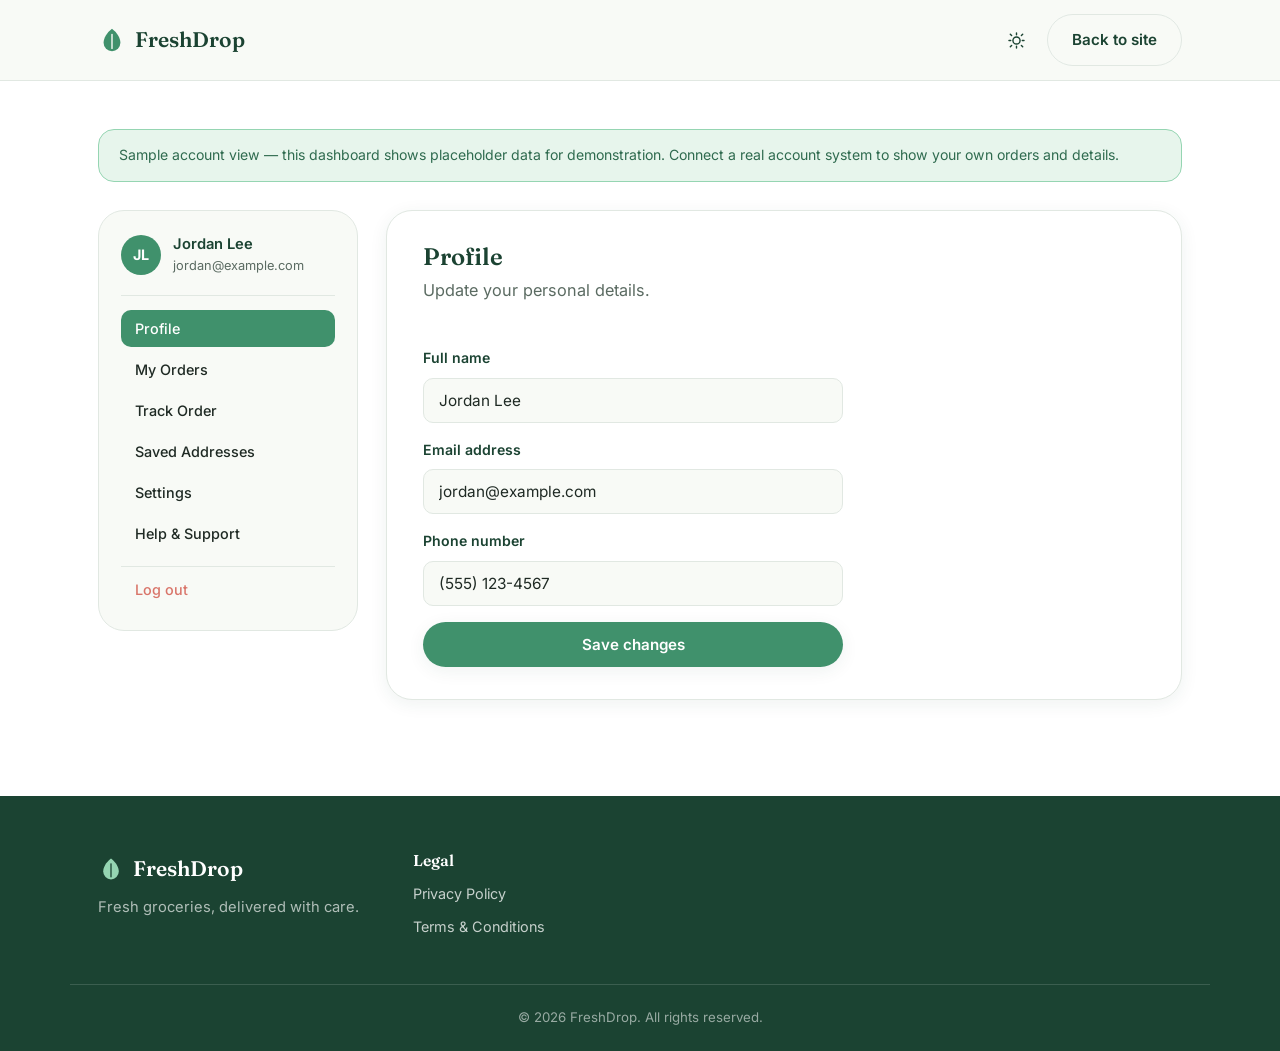
<file: account.html>
<!DOCTYPE html>
<html lang="en">
<head>
  <meta charset="UTF-8" />
  <meta name="viewport" content="width=device-width, initial-scale=1.0" />
  <title>My Account &#8212; FreshDrop</title>
  <meta name="description" content="Manage your FreshDrop profile, orders, saved addresses, and account settings." />
  <meta name="theme-color" content="#1b4332" />
  <meta name="robots" content="noindex" />
  <link rel="icon" href="data:image/svg+xml,%3Csvg xmlns='http://www.w3.org/2000/svg' viewBox='0 0 40 40'%3E%3Cpath fill='%231B4332' d='M20 4C12 10 8 18 8 24a12 12 0 0 0 24 0c0-6-4-14-12-20Z'/%3E%3Cpath stroke='%23F8FAF6' stroke-width='2' stroke-linecap='round' d='M20 12v20'/%3E%3C/svg%3E" />
  <link rel="preconnect" href="https://fonts.googleapis.com" />
  <link rel="preconnect" href="https://fonts.gstatic.com" crossorigin />
  <link href="https://fonts.googleapis.com/css2?family=Fraunces:opsz,wght@9..144,500;9..144,600;9..144,700&family=Inter:wght@400;500;600;700&display=swap" rel="stylesheet" />
  <link rel="stylesheet" href="style.css" />
</head>
<body>

  <a href="#main-content" class="skip-link">Skip to main content</a>

  <header class="navbar" id="navbar">
    <div class="nav-inner">
      <a href="index.html" class="brand">
        <span class="brand-mark" aria-hidden="true">
          <svg viewBox="0 0 40 40" width="28" height="28">
            <path d="M20 4C12 10 8 18 8 24a12 12 0 0 0 24 0c0-6-4-14-12-20Z" fill="currentColor"/>
            <path d="M20 12v20" stroke="#F8FAF6" stroke-width="2" stroke-linecap="round"/>
          </svg>
        </span>
        FreshDrop
      </a>
      <div class="nav-right">
        <button class="icon-btn theme-toggle" id="themeToggle" aria-label="Toggle dark mode" aria-pressed="false">
          <svg class="icon-sun" width="19" height="19" viewBox="0 0 24 24" fill="none">
            <circle cx="12" cy="12" r="4.5" stroke="currentColor" stroke-width="1.8"/>
            <path d="M12 2.5v2.2M12 19.3v2.2M4.2 4.2l1.6 1.6M18.2 18.2l1.6 1.6M2.5 12h2.2M19.3 12h2.2M4.2 19.8l1.6-1.6M18.2 5.8l1.6-1.6" stroke="currentColor" stroke-width="1.8" stroke-linecap="round"/>
          </svg>
          <svg class="icon-moon" width="19" height="19" viewBox="0 0 24 24" fill="none">
            <path d="M20 14.5A8.5 8.5 0 1 1 9.5 4a7 7 0 0 0 10.5 10.5Z" stroke="currentColor" stroke-width="1.8" stroke-linejoin="round"/>
          </svg>
        </button>
        <a href="index.html" class="btn btn-ghost">Back to site</a>
      </div>
    </div>
  </header>

  <main id="main-content">
    <section class="dashboard">
      <div class="section-inner">
        <div class="dashboard-banner">
          Sample account view &#8212; this dashboard shows placeholder data for demonstration. Connect a real account system to show your own orders and details.
        </div>

        <div class="dashboard-inner">
          <aside class="dashboard-sidebar" aria-label="Account navigation">
            <div class="dashboard-user">
              <span class="review-avatar dashboard-avatar">JL</span>
              <div>
                <p class="dashboard-user-name">Jordan Lee</p>
                <p class="dashboard-user-email">jordan@example.com</p>
              </div>
            </div>
            <nav class="dashboard-nav">
              <button class="dashboard-nav-item active" data-panel="profile" type="button">Profile</button>
              <button class="dashboard-nav-item" data-panel="orders" type="button">My Orders</button>
              <button class="dashboard-nav-item" data-panel="track" type="button">Track Order</button>
              <button class="dashboard-nav-item" data-panel="addresses" type="button">Saved Addresses</button>
              <button class="dashboard-nav-item" data-panel="settings" type="button">Settings</button>
              <button class="dashboard-nav-item" data-panel="help" type="button">Help &amp; Support</button>
              <button class="dashboard-nav-item logout" id="logoutBtn" type="button">Log out</button>
            </nav>
          </aside>

          <div class="dashboard-content card-panel">

            <!-- Profile -->
            <div class="dashboard-panel active" data-panel="profile">
              <h2>Profile</h2>
              <p class="section-lead">Update your personal details.</p>
              <form class="dashboard-form" id="profileForm" novalidate>
                <div class="form-row">
                  <label for="profileName">Full name</label>
                  <input type="text" id="profileName" value="Jordan Lee" required />
                </div>
                <div class="form-row">
                  <label for="profileEmail">Email address</label>
                  <input type="email" id="profileEmail" value="jordan@example.com" required />
                </div>
                <div class="form-row">
                  <label for="profilePhone">Phone number</label>
                  <input type="tel" id="profilePhone" value="(555) 123-4567" required />
                </div>
                <button type="submit" class="btn btn-primary">Save changes</button>
              </form>
            </div>

            <!-- My Orders -->
            <div class="dashboard-panel" data-panel="orders">
              <h2>My Orders</h2>
              <p class="section-lead">Sample order history.</p>
              <div class="order-list">
                <div class="order-row">
                  <div><p class="order-row-id">FD-1001</p><p class="order-row-date">Sep 18, 2026</p></div>
                  <p class="order-row-items">Fruits &amp; Vegetables, Bakery</p>
                  <span class="order-status-badge out">Out for delivery</span>
                </div>
                <div class="order-row">
                  <div><p class="order-row-id">FD-2045</p><p class="order-row-date">Sep 10, 2026</p></div>
                  <p class="order-row-items">Dairy &amp; Eggs, Pantry Staples</p>
                  <span class="order-status-badge delivered">Delivered</span>
                </div>
                <div class="order-row">
                  <div><p class="order-row-id">FD-1877</p><p class="order-row-date">Aug 29, 2026</p></div>
                  <p class="order-row-items">Meat &amp; Seafood</p>
                  <span class="order-status-badge delivered">Delivered</span>
                </div>
              </div>
            </div>

            <!-- Track Order -->
            <div class="dashboard-panel" data-panel="track">
              <h2>Track Order</h2>
              <p class="section-lead">Enter an order ID to see its live status.</p>
              <form class="tracking-form" id="dashboardTrackingForm" novalidate>
                <input type="text" id="dashboardTrackingId" placeholder="e.g. FD-1001" aria-label="Order ID" required />
                <button type="submit" class="btn btn-primary">Track order</button>
              </form>
              <div class="tracking-result" id="dashboardTrackingResult" hidden>
                <div class="tracking-result-head">
                  <span class="tracking-order-id" id="dashboardTrackingOrderId"></span>
                  <p class="tracking-status-text" id="dashboardTrackingStatusText"></p>
                </div>
                <ol class="timeline" id="dashboardTimeline">
                  <li class="timeline-step" data-status="placed"><span class="timeline-dot"></span><div><h4>Order Confirmed</h4><p>We've received your order and confirmed the details.</p></div></li>
                  <li class="timeline-step" data-status="preparing"><span class="timeline-dot"></span><div><h4>Preparing your basket</h4><p>Your items are being hand-picked and packed cold.</p></div></li>
                  <li class="timeline-step" data-status="out-for-delivery"><span class="timeline-dot"></span><div><h4>Out for delivery</h4><p>Your driver is on the way to your address.</p></div></li>
                  <li class="timeline-step" data-status="delivered"><span class="timeline-dot"></span><div><h4>Delivered</h4><p>Enjoy your fresh groceries!</p></div></li>
                </ol>
              </div>
            </div>

            <!-- Saved Addresses -->
            <div class="dashboard-panel" data-panel="addresses">
              <h2>Saved Addresses</h2>
              <p class="section-lead">Manage the addresses linked to your account.</p>
              <div class="address-grid">
                <div class="address-card">
                  <h3>Home</h3>
                  <p>123 Maple Street, Springfield</p>
                  <div class="address-actions">
                    <button class="link-btn small" type="button">Edit</button>
                    <button class="link-btn small" type="button">Remove</button>
                  </div>
                </div>
                <div class="address-card">
                  <h3>Work</h3>
                  <p>88 Market Avenue, Springfield</p>
                  <div class="address-actions">
                    <button class="link-btn small" type="button">Edit</button>
                    <button class="link-btn small" type="button">Remove</button>
                  </div>
                </div>
              </div>
              <button class="btn btn-ghost" type="button" style="margin-top: 18px;">+ Add new address</button>
            </div>

            <!-- Settings -->
            <div class="dashboard-panel" data-panel="settings">
              <h2>Settings</h2>
              <p class="section-lead">Control how FreshDrop reaches you.</p>
              <div class="settings-row">
                <div><h3>Order updates</h3><p>Get notified about order status changes.</p></div>
                <label class="toggle-switch"><input type="checkbox" checked /><span class="toggle-slider"></span></label>
              </div>
              <div class="settings-row">
                <div><h3>Promotions &amp; offers</h3><p>Receive occasional discounts and news.</p></div>
                <label class="toggle-switch"><input type="checkbox" /><span class="toggle-slider"></span></label>
              </div>
              <div class="settings-row">
                <div><h3>SMS alerts</h3><p>Get delivery updates by text message.</p></div>
                <label class="toggle-switch"><input type="checkbox" checked /><span class="toggle-slider"></span></label>
              </div>
              <form class="dashboard-form" id="passwordForm" novalidate style="margin-top: 24px;">
                <div class="form-row">
                  <label for="newPassword">New password</label>
                  <input type="password" id="newPassword" placeholder="At least 6 characters" minlength="6" />
                </div>
                <button type="submit" class="btn btn-primary">Update password</button>
              </form>
            </div>

            <!-- Help & Support -->
            <div class="dashboard-panel" data-panel="help">
              <h2>Help &amp; Support</h2>
              <p class="section-lead">Get answers fast, or reach a real person.</p>
              <div class="contact-channels">
                <a href="tel:+15559876543" class="contact-channel">
                  <div class="why-icon"><svg width="20" height="20" viewBox="0 0 24 24" fill="none" aria-hidden="true"><path d="M6.6 10.8c1.4 2.7 3.6 4.9 6.3 6.3l2.1-2.1c.3-.3.7-.4 1-.2 1.1.4 2.3.6 3.5.6.6 0 1 .4 1 1V20c0 .6-.4 1-1 1C10.9 21 3 13.1 3 3.5c0-.6.4-1 1-1h3.6c.6 0 1 .4 1 1 0 1.2.2 2.4.6 3.5.1.4 0 .8-.2 1L6.6 10.8Z" stroke="currentColor" stroke-width="1.6" stroke-linejoin="round"/></svg></div>
                  <div><h3>Call us</h3><p>(555) 987-6543</p></div>
                </a>
                <a href="index.html#faq" class="contact-channel">
                  <div class="why-icon"><svg width="20" height="20" viewBox="0 0 24 24" fill="none" aria-hidden="true"><circle cx="12" cy="12" r="9" stroke="currentColor" stroke-width="1.8"/><path d="M9.5 9a2.5 2.5 0 1 1 3.5 2.3c-.7.3-1 .8-1 1.7" stroke="currentColor" stroke-width="1.8" stroke-linecap="round"/><circle cx="12" cy="16.5" r="0.9" fill="currentColor"/></svg></div>
                  <div><h3>Browse FAQs</h3><p>Answers to common questions</p></div>
                </a>
                <a href="https://wa.me/911234567890" class="contact-channel" target="_blank" rel="noopener">
                  <div class="why-icon"><svg width="20" height="20" viewBox="0 0 24 24" fill="currentColor" aria-hidden="true"><path d="M12 2a10 10 0 0 0-8.6 15.1L2 22l5-1.3A10 10 0 1 0 12 2Zm0 18.2a8.1 8.1 0 0 1-4.2-1.2l-.3-.2-3 .8.8-2.9-.2-.3A8.2 8.2 0 1 1 12 20.2Z"/></svg></div>
                  <div><h3>WhatsApp</h3><p>Chat with our support team</p></div>
                </a>
              </div>
            </div>

          </div>
        </div>
      </div>
    </section>
  </main>

  <footer class="site-footer" id="footer">
    <div class="section-inner footer-inner">
      <div>
        <a href="index.html" class="brand footer-brand">
          <span class="brand-mark" aria-hidden="true">
            <svg viewBox="0 0 40 40" width="26" height="26">
              <path d="M20 4C12 10 8 18 8 24a12 12 0 0 0 24 0c0-6-4-14-12-20Z" fill="currentColor"/>
              <path d="M20 12v20" stroke="#1B4332" stroke-width="2" stroke-linecap="round"/>
            </svg>
          </span>
          FreshDrop
        </a>
        <p class="footer-tagline">Fresh groceries, delivered with care.</p>
      </div>
      <div class="footer-links">
        <h4>Legal</h4>
        <a href="privacy.html">Privacy Policy</a>
        <a href="terms.html">Terms &amp; Conditions</a>
      </div>
    </div>
    <p class="footer-bottom">&#169; 2026 FreshDrop. All rights reserved.</p>
  </footer>

  <div class="toast-container" id="toastContainer" aria-live="polite"></div>

  <script src="script.js"></script>
  <script src="account.js"></script>
</body>
</html>
</file>
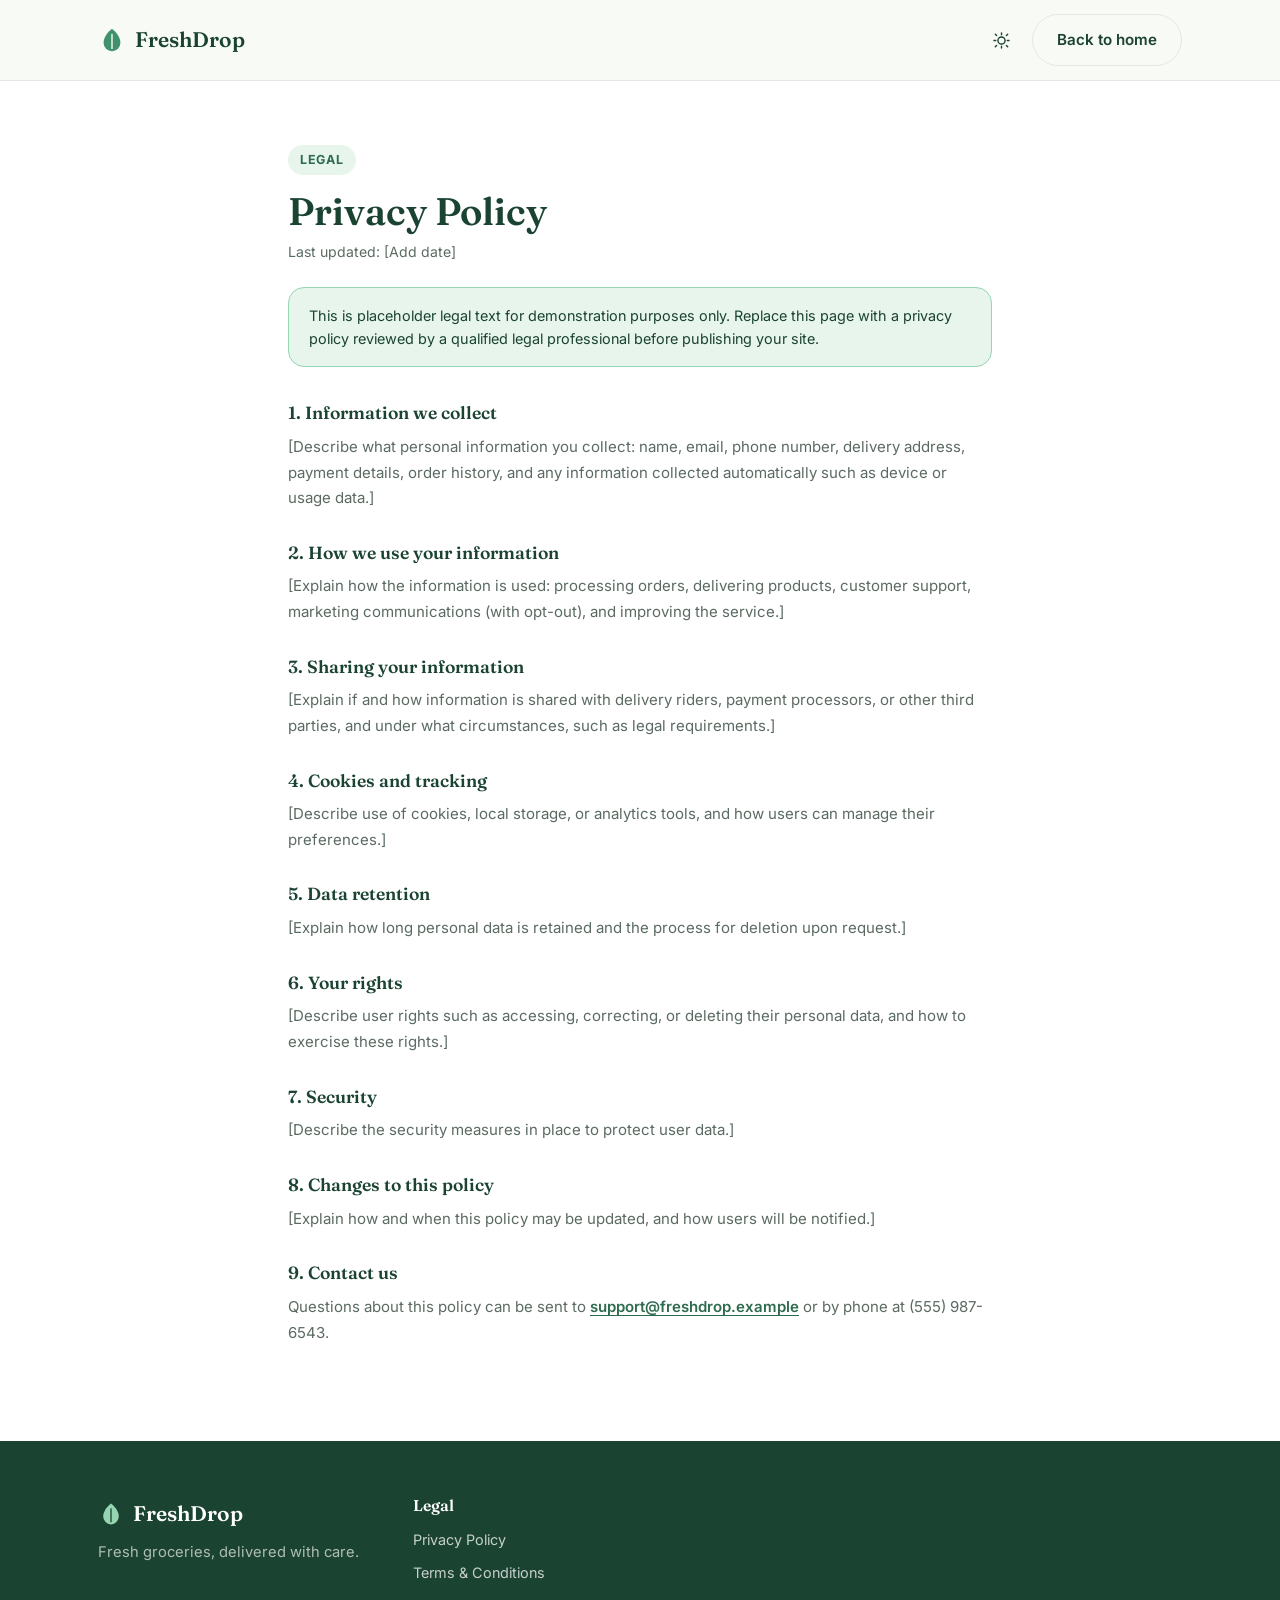
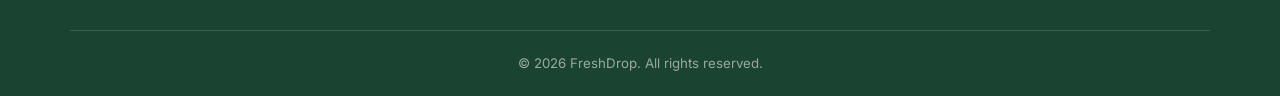
<file: privacy.html>
<!DOCTYPE html>
<html lang="en">
<head>
  <meta charset="UTF-8" />
  <meta name="viewport" content="width=device-width, initial-scale=1.0" />
  <title>Privacy Policy &#8212; FreshDrop</title>
  <meta name="description" content="How FreshDrop collects, uses, and protects your personal information." />
  <meta name="theme-color" content="#1b4332" />
  <link rel="icon" href="data:image/svg+xml,%3Csvg xmlns='http://www.w3.org/2000/svg' viewBox='0 0 40 40'%3E%3Cpath fill='%231B4332' d='M20 4C12 10 8 18 8 24a12 12 0 0 0 24 0c0-6-4-14-12-20Z'/%3E%3Cpath stroke='%23F8FAF6' stroke-width='2' stroke-linecap='round' d='M20 12v20'/%3E%3C/svg%3E" />
  <link rel="preconnect" href="https://fonts.googleapis.com" />
  <link rel="preconnect" href="https://fonts.gstatic.com" crossorigin />
  <link href="https://fonts.googleapis.com/css2?family=Fraunces:opsz,wght@9..144,500;9..144,600;9..144,700&family=Inter:wght@400;500;600;700&display=swap" rel="stylesheet" />
  <link rel="stylesheet" href="style.css" />
</head>
<body>

  <a href="#main-content" class="skip-link">Skip to main content</a>

  <header class="navbar" id="navbar">
    <div class="nav-inner">
      <a href="index.html" class="brand">
        <span class="brand-mark" aria-hidden="true">
          <svg viewBox="0 0 40 40" width="28" height="28">
            <path d="M20 4C12 10 8 18 8 24a12 12 0 0 0 24 0c0-6-4-14-12-20Z" fill="currentColor"/>
            <path d="M20 12v20" stroke="#F8FAF6" stroke-width="2" stroke-linecap="round"/>
          </svg>
        </span>
        FreshDrop
      </a>
      <div class="nav-right">
        <button class="icon-btn theme-toggle" id="themeToggle" aria-label="Toggle dark mode" aria-pressed="false">
          <svg class="icon-sun" width="19" height="19" viewBox="0 0 24 24" fill="none">
            <circle cx="12" cy="12" r="4.5" stroke="currentColor" stroke-width="1.8"/>
            <path d="M12 2.5v2.2M12 19.3v2.2M4.2 4.2l1.6 1.6M18.2 18.2l1.6 1.6M2.5 12h2.2M19.3 12h2.2M4.2 19.8l1.6-1.6M18.2 5.8l1.6-1.6" stroke="currentColor" stroke-width="1.8" stroke-linecap="round"/>
          </svg>
          <svg class="icon-moon" width="19" height="19" viewBox="0 0 24 24" fill="none">
            <path d="M20 14.5A8.5 8.5 0 1 1 9.5 4a7 7 0 0 0 10.5 10.5Z" stroke="currentColor" stroke-width="1.8" stroke-linejoin="round"/>
          </svg>
        </button>
        <a href="index.html" class="btn btn-ghost">Back to home</a>
      </div>
    </div>
  </header>

  <main id="main-content">
    <section class="legal-page">
      <div class="section-inner legal-inner">
        <span class="eyebrow-tag">Legal</span>
        <h1>Privacy Policy</h1>
        <p class="legal-updated">Last updated: [Add date]</p>

        <div class="legal-notice">
          This is placeholder legal text for demonstration purposes only. Replace this page with a privacy policy reviewed by a qualified legal professional before publishing your site.
        </div>

        <div class="legal-body">
          <h2>1. Information we collect</h2>
          <p>[Describe what personal information you collect: name, email, phone number, delivery address, payment details, order history, and any information collected automatically such as device or usage data.]</p>

          <h2>2. How we use your information</h2>
          <p>[Explain how the information is used: processing orders, delivering products, customer support, marketing communications (with opt-out), and improving the service.]</p>

          <h2>3. Sharing your information</h2>
          <p>[Explain if and how information is shared with delivery riders, payment processors, or other third parties, and under what circumstances, such as legal requirements.]</p>

          <h2>4. Cookies and tracking</h2>
          <p>[Describe use of cookies, local storage, or analytics tools, and how users can manage their preferences.]</p>

          <h2>5. Data retention</h2>
          <p>[Explain how long personal data is retained and the process for deletion upon request.]</p>

          <h2>6. Your rights</h2>
          <p>[Describe user rights such as accessing, correcting, or deleting their personal data, and how to exercise these rights.]</p>

          <h2>7. Security</h2>
          <p>[Describe the security measures in place to protect user data.]</p>

          <h2>8. Changes to this policy</h2>
          <p>[Explain how and when this policy may be updated, and how users will be notified.]</p>

          <h2>9. Contact us</h2>
          <p>Questions about this policy can be sent to <a href="mailto:support@freshdrop.example" class="link-btn">support@freshdrop.example</a> or by phone at (555) 987-6543.</p>
        </div>
      </div>
    </section>
  </main>

  <footer class="site-footer" id="footer">
    <div class="section-inner footer-inner">
      <div>
        <a href="index.html" class="brand footer-brand">
          <span class="brand-mark" aria-hidden="true">
            <svg viewBox="0 0 40 40" width="26" height="26">
              <path d="M20 4C12 10 8 18 8 24a12 12 0 0 0 24 0c0-6-4-14-12-20Z" fill="currentColor"/>
              <path d="M20 12v20" stroke="#1B4332" stroke-width="2" stroke-linecap="round"/>
            </svg>
          </span>
          FreshDrop
        </a>
        <p class="footer-tagline">Fresh groceries, delivered with care.</p>
      </div>
      <div class="footer-links">
        <h4>Legal</h4>
        <a href="privacy.html">Privacy Policy</a>
        <a href="terms.html">Terms &amp; Conditions</a>
      </div>
    </div>
    <p class="footer-bottom">&#169; 2026 FreshDrop. All rights reserved.</p>
  </footer>

  <div class="toast-container" id="toastContainer" aria-live="polite"></div>

  <script src="script.js"></script>
</body>
</html>
</file>
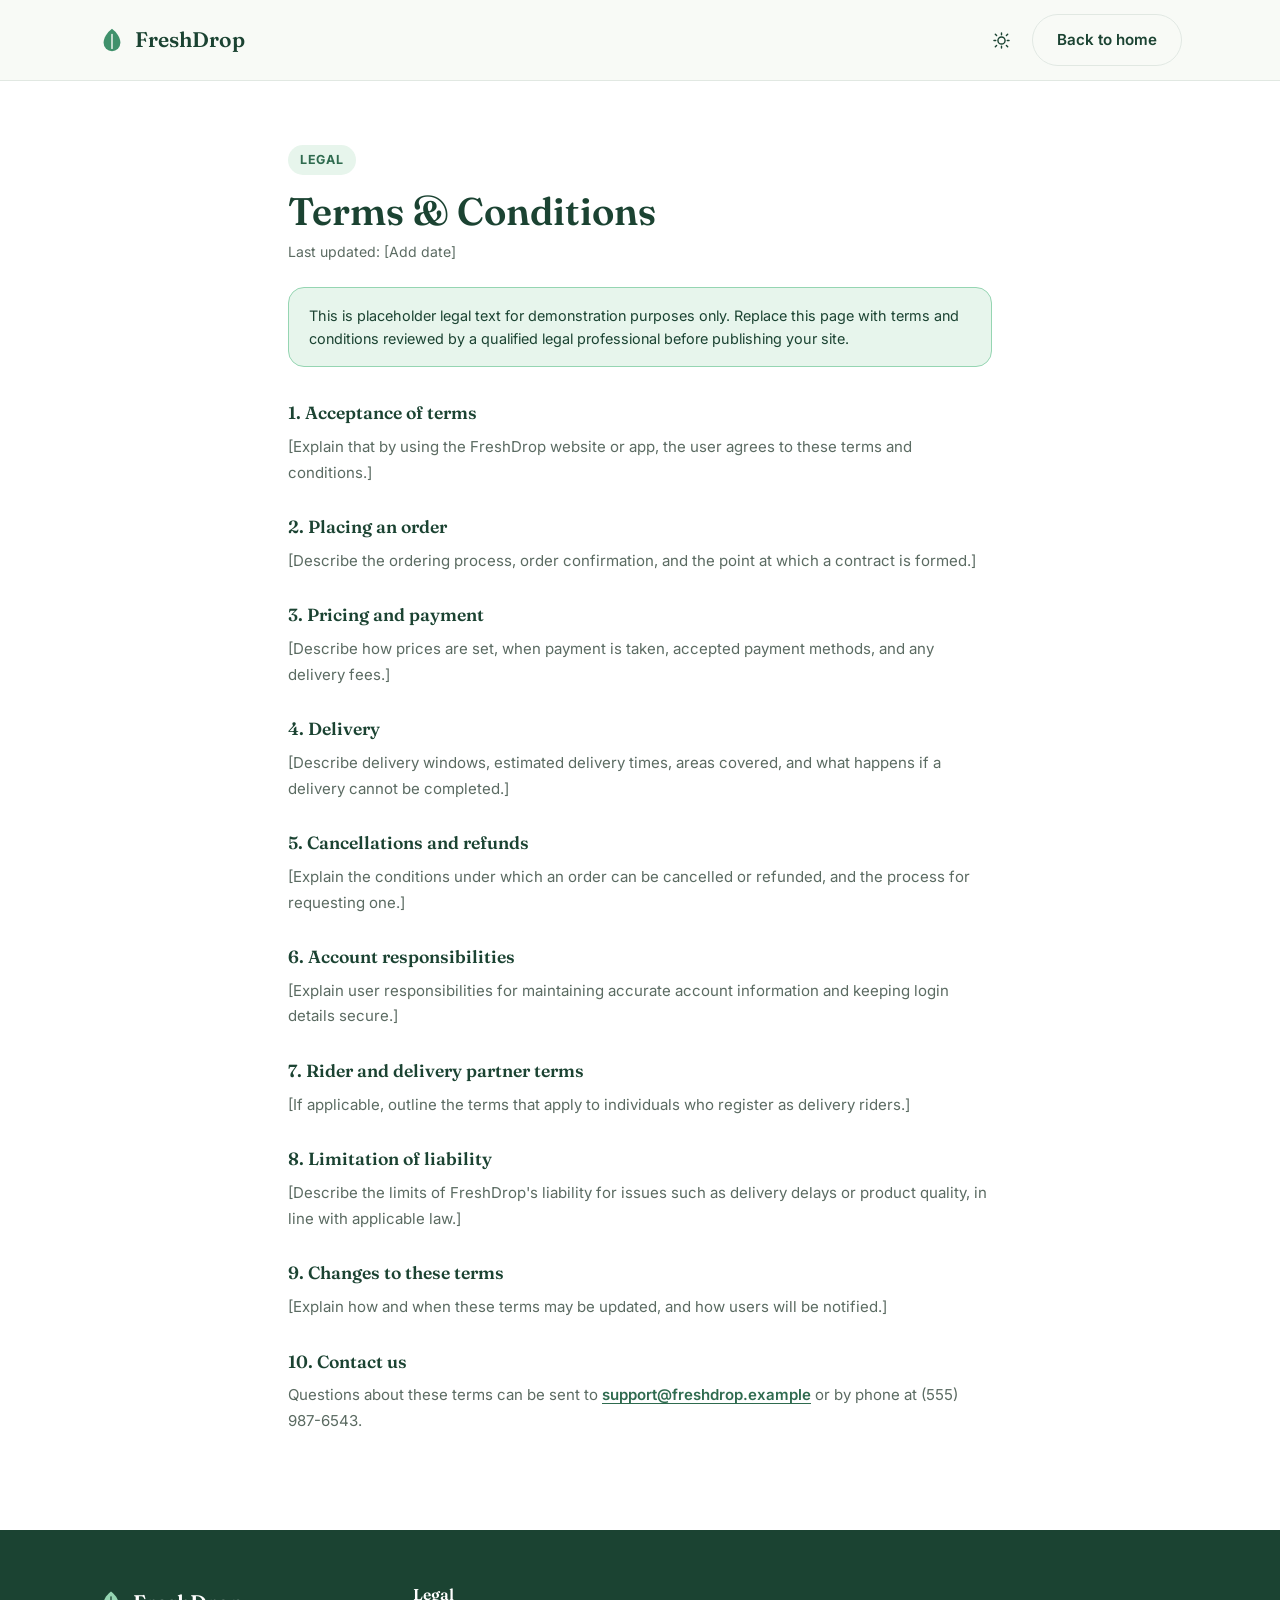
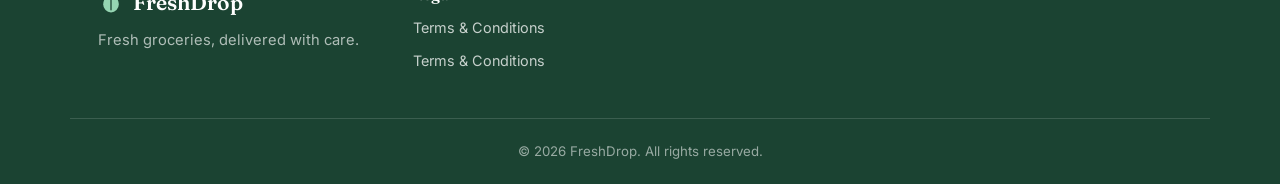
<file: terms.html>
<!DOCTYPE html>
<html lang="en">
<head>
  <meta charset="UTF-8" />
  <meta name="viewport" content="width=device-width, initial-scale=1.0" />
  <title>Terms &amp; Conditions &#8212; FreshDrop</title>
  <meta name="description" content="The terms and conditions governing use of the FreshDrop website and delivery service." />
  <meta name="theme-color" content="#1b4332" />
  <link rel="icon" href="data:image/svg+xml,%3Csvg xmlns='http://www.w3.org/2000/svg' viewBox='0 0 40 40'%3E%3Cpath fill='%231B4332' d='M20 4C12 10 8 18 8 24a12 12 0 0 0 24 0c0-6-4-14-12-20Z'/%3E%3Cpath stroke='%23F8FAF6' stroke-width='2' stroke-linecap='round' d='M20 12v20'/%3E%3C/svg%3E" />
  <link rel="preconnect" href="https://fonts.googleapis.com" />
  <link rel="preconnect" href="https://fonts.gstatic.com" crossorigin />
  <link href="https://fonts.googleapis.com/css2?family=Fraunces:opsz,wght@9..144,500;9..144,600;9..144,700&family=Inter:wght@400;500;600;700&display=swap" rel="stylesheet" />
  <link rel="stylesheet" href="style.css" />
</head>
<body>

  <a href="#main-content" class="skip-link">Skip to main content</a>

  <header class="navbar" id="navbar">
    <div class="nav-inner">
      <a href="index.html" class="brand">
        <span class="brand-mark" aria-hidden="true">
          <svg viewBox="0 0 40 40" width="28" height="28">
            <path d="M20 4C12 10 8 18 8 24a12 12 0 0 0 24 0c0-6-4-14-12-20Z" fill="currentColor"/>
            <path d="M20 12v20" stroke="#F8FAF6" stroke-width="2" stroke-linecap="round"/>
          </svg>
        </span>
        FreshDrop
      </a>
      <div class="nav-right">
        <button class="icon-btn theme-toggle" id="themeToggle" aria-label="Toggle dark mode" aria-pressed="false">
          <svg class="icon-sun" width="19" height="19" viewBox="0 0 24 24" fill="none">
            <circle cx="12" cy="12" r="4.5" stroke="currentColor" stroke-width="1.8"/>
            <path d="M12 2.5v2.2M12 19.3v2.2M4.2 4.2l1.6 1.6M18.2 18.2l1.6 1.6M2.5 12h2.2M19.3 12h2.2M4.2 19.8l1.6-1.6M18.2 5.8l1.6-1.6" stroke="currentColor" stroke-width="1.8" stroke-linecap="round"/>
          </svg>
          <svg class="icon-moon" width="19" height="19" viewBox="0 0 24 24" fill="none">
            <path d="M20 14.5A8.5 8.5 0 1 1 9.5 4a7 7 0 0 0 10.5 10.5Z" stroke="currentColor" stroke-width="1.8" stroke-linejoin="round"/>
          </svg>
        </button>
        <a href="index.html" class="btn btn-ghost">Back to home</a>
      </div>
    </div>
  </header>

  <main id="main-content">
    <section class="legal-page">
      <div class="section-inner legal-inner">
        <span class="eyebrow-tag">Legal</span>
        <h1>Terms &amp; Conditions</h1>
        <p class="legal-updated">Last updated: [Add date]</p>

        <div class="legal-notice">
          This is placeholder legal text for demonstration purposes only. Replace this page with terms and conditions reviewed by a qualified legal professional before publishing your site.
        </div>

        <div class="legal-body">
          <h2>1. Acceptance of terms</h2>
          <p>[Explain that by using the FreshDrop website or app, the user agrees to these terms and conditions.]</p>

          <h2>2. Placing an order</h2>
          <p>[Describe the ordering process, order confirmation, and the point at which a contract is formed.]</p>

          <h2>3. Pricing and payment</h2>
          <p>[Describe how prices are set, when payment is taken, accepted payment methods, and any delivery fees.]</p>

          <h2>4. Delivery</h2>
          <p>[Describe delivery windows, estimated delivery times, areas covered, and what happens if a delivery cannot be completed.]</p>

          <h2>5. Cancellations and refunds</h2>
          <p>[Explain the conditions under which an order can be cancelled or refunded, and the process for requesting one.]</p>

          <h2>6. Account responsibilities</h2>
          <p>[Explain user responsibilities for maintaining accurate account information and keeping login details secure.]</p>

          <h2>7. Rider and delivery partner terms</h2>
          <p>[If applicable, outline the terms that apply to individuals who register as delivery riders.]</p>

          <h2>8. Limitation of liability</h2>
          <p>[Describe the limits of FreshDrop's liability for issues such as delivery delays or product quality, in line with applicable law.]</p>

          <h2>9. Changes to these terms</h2>
          <p>[Explain how and when these terms may be updated, and how users will be notified.]</p>

          <h2>10. Contact us</h2>
          <p>Questions about these terms can be sent to <a href="mailto:support@freshdrop.example" class="link-btn">support@freshdrop.example</a> or by phone at (555) 987-6543.</p>
        </div>
      </div>
    </section>
  </main>

  <footer class="site-footer" id="footer">
    <div class="section-inner footer-inner">
      <div>
        <a href="index.html" class="brand footer-brand">
          <span class="brand-mark" aria-hidden="true">
            <svg viewBox="0 0 40 40" width="26" height="26">
              <path d="M20 4C12 10 8 18 8 24a12 12 0 0 0 24 0c0-6-4-14-12-20Z" fill="currentColor"/>
              <path d="M20 12v20" stroke="#1B4332" stroke-width="2" stroke-linecap="round"/>
            </svg>
          </span>
          FreshDrop
        </a>
        <p class="footer-tagline">Fresh groceries, delivered with care.</p>
      </div>
      <div class="footer-links">
        <h4>Legal</h4>
        <a href="privacy.html">Terms &amp; Conditions</a>
        <a href="terms.html">Terms &amp; Conditions</a>
      </div>
    </div>
    <p class="footer-bottom">&#169; 2026 FreshDrop. All rights reserved.</p>
  </footer>

  <div class="toast-container" id="toastContainer" aria-live="polite"></div>

  <script src="script.js"></script>
</body>
</html>
</file>
<file: style.css>
/* ==========================================================================
   FreshDrop — Stylesheet (clean redesign)
   Palette: forest #1B4332, leaf #40916C, lime #95D5B2, cream #F8FAF6
   Type: Fraunces (display) + Inter (body)
   ========================================================================== */

:root {
  --forest: #1b4332;
  --leaf: #40916c;
  --leaf-dark: #2f6b4f;
  --lime: #95d5b2;
  --lime-soft: #e7f5ec;
  --cream: #f8faf6;
  --white: #ffffff;
  --charcoal: #1f2a24;
  --muted: #5b6b62;
  --border: #e1e8e2;
  --amber: #e0a340;
  --red: #d9756a;

  --font-display: "Fraunces", Georgia, serif;
  --font-body: "Inter", -apple-system, BlinkMacSystemFont, "Segoe UI", sans-serif;

  --radius-sm: 10px;
  --radius-md: 16px;
  --radius-lg: 26px;

  --shadow-soft: 0 4px 18px rgba(27, 67, 50, 0.07);
  --shadow-medium: 0 10px 28px rgba(27, 67, 50, 0.12);
  --shadow-pop: 0 16px 44px rgba(27, 67, 50, 0.18);

  --container: 1140px;
  --section-pad: 88px;

  color-scheme: light;
}

:root[data-theme="dark"] {
  color-scheme: dark;
  --forest: #eaf5ee;
  --leaf: #57b98a;
  --leaf-dark: #7fd1a8;
  --lime: #2f6b4f;
  --lime-soft: #16261d;
  --cream: #141a17;
  --white: #1b2320;
  --charcoal: #eaf1ec;
  --muted: #9fb0a7;
  --border: #2b352f;
  --shadow-soft: 0 4px 18px rgba(0, 0, 0, 0.3);
  --shadow-medium: 0 10px 28px rgba(0, 0, 0, 0.4);
  --shadow-pop: 0 16px 44px rgba(0, 0, 0, 0.5);
}

:root[data-theme="dark"] body { background: var(--cream); }
:root[data-theme="dark"] .navbar { background: rgba(20, 26, 23, 0.92); }
:root[data-theme="dark"] .blob-a,
:root[data-theme="dark"] .blob-b { opacity: 0.25; }
:root[data-theme="dark"] .crate { background: var(--white); }
:root[data-theme="dark"] .how-it-works,
:root[data-theme="dark"] .site-footer,
:root[data-theme="dark"] .checker-panel { background: #0f1613; }

/* ---------- Reset & base ---------- */
* { box-sizing: border-box; margin: 0; padding: 0; }
html { scroll-behavior: smooth; scroll-padding-top: 76px; }
body {
  font-family: var(--font-body);
  color: var(--charcoal);
  background: var(--white);
  line-height: 1.6;
  -webkit-font-smoothing: antialiased;
  transition: background-color 0.3s ease, color 0.3s ease;
}
img { max-width: 100%; display: block; }
a { text-decoration: none; color: inherit; }
ul, ol { list-style: none; }
h1, h2, h3, h4 { font-family: var(--font-display); font-weight: 600; line-height: 1.18; color: var(--forest); }
button { font-family: inherit; cursor: pointer; border: none; background: none; }
input, select, textarea { font-family: inherit; }
:focus-visible { outline: 3px solid var(--leaf); outline-offset: 2px; }
.section-inner { max-width: var(--container); margin: 0 auto; padding: 0 28px; }
@media (prefers-reduced-motion: reduce) { * { animation-duration: 0.001ms !important; transition-duration: 0.001ms !important; } }

.eyebrow-tag {
  display: inline-block;
  font-size: 0.78rem;
  font-weight: 700;
  letter-spacing: 0.06em;
  text-transform: uppercase;
  color: var(--leaf-dark);
  background: var(--lime-soft);
  padding: 5px 12px;
  border-radius: 999px;
  margin-bottom: 14px;
}
.eyebrow-tag.light { background: rgba(255, 255, 255, 0.1); color: var(--lime); }
.eyebrow-tag.on-dark { background: rgba(255, 255, 255, 0.1); color: var(--lime); }

/* ---------- Accessibility: skip link ---------- */
.skip-link {
  position: absolute;
  top: -60px;
  left: 12px;
  background: var(--forest);
  color: #ffffff;
  padding: 12px 20px;
  border-radius: var(--radius-sm);
  font-weight: 600;
  font-size: 0.92rem;
  z-index: 1000;
  transition: top 0.2s ease;
}
.skip-link:focus { top: 12px; }

.visually-hidden {
  position: absolute;
  width: 1px; height: 1px;
  padding: 0; margin: -1px;
  overflow: hidden;
  clip: rect(0, 0, 0, 0);
  white-space: nowrap;
  border: 0;
}

/* ---------- Scroll-reveal animation ---------- */
.reveal { opacity: 0; transform: translateY(18px); transition: opacity 0.6s ease, transform 0.6s ease; }
.reveal.in-view { opacity: 1; transform: translateY(0); }
@media (prefers-reduced-motion: reduce) {
  .reveal { opacity: 1; transform: none; transition: none; }
}

.section-lead { color: var(--muted); font-size: 1.02rem; max-width: 54ch; margin-bottom: 44px; }
.section-lead.light { color: rgba(255, 255, 255, 0.72); }

.card-panel {
  background: var(--white);
  border: 1px solid var(--border);
  border-radius: var(--radius-lg);
  box-shadow: var(--shadow-soft);
}

/* ---------- Buttons ---------- */
.btn {
  display: inline-flex; align-items: center; justify-content: center;
  padding: 13px 24px; border-radius: 999px; font-weight: 600; font-size: 0.95rem;
  transition: transform 0.2s ease, box-shadow 0.2s ease, background 0.2s ease, opacity 0.2s ease;
  white-space: nowrap;
}
.btn-primary { background: var(--leaf); color: #ffffff; box-shadow: var(--shadow-soft); }
.btn-primary:hover { background: var(--leaf-dark); transform: translateY(-2px); box-shadow: var(--shadow-medium); }
.btn-primary:disabled { opacity: 0.5; cursor: not-allowed; transform: none; box-shadow: none; }
.btn-ghost { background: transparent; color: var(--forest); border: 1.5px solid var(--border); }
.btn-ghost:hover { border-color: var(--leaf); background: var(--lime-soft); }
.btn-ghost:disabled { opacity: 0.45; cursor: not-allowed; }
.btn-block { width: 100%; }
.link-btn { color: var(--leaf-dark); font-weight: 600; text-decoration: underline; text-underline-offset: 3px; }
.link-btn:hover { color: var(--forest); }

/* ---------- Navbar ---------- */
.navbar {
  position: sticky; top: 0; z-index: 100;
  background: rgba(248, 250, 246, 0.92);
  backdrop-filter: blur(10px);
  border-bottom: 1px solid var(--border);
  transition: box-shadow 0.2s ease, background 0.3s ease;
}
.nav-inner { max-width: var(--container); margin: 0 auto; padding: 14px 28px; display: flex; align-items: center; gap: 24px; }
.brand { display: flex; align-items: center; gap: 9px; font-family: var(--font-display); font-size: 1.32rem; font-weight: 600; color: var(--forest); margin-right: auto; }
.brand-mark { display: inline-flex; color: var(--leaf); }

.nav-links { display: flex; align-items: center; gap: 26px; }
.nav-links > a { font-weight: 500; font-size: 0.95rem; color: var(--charcoal); position: relative; padding: 4px 0; transition: color 0.2s ease; }
.nav-links > a::after { content: ""; position: absolute; left: 0; bottom: -2px; width: 0; height: 2px; background: var(--leaf); transition: width 0.25s ease; }
.nav-links > a:hover { color: var(--leaf-dark); }
.nav-links > a:hover::after { width: 100%; }

.nav-right { display: flex; align-items: center; gap: 12px; }
.nav-cta { padding: 10px 20px; }

.dropdown { position: relative; }
.dropdown-toggle { display: flex; align-items: center; gap: 6px; font-weight: 500; font-size: 0.95rem; color: var(--charcoal); padding: 4px 0; transition: color 0.2s ease; }
.dropdown-toggle:hover { color: var(--leaf-dark); }
.dropdown-toggle .chev { transition: transform 0.2s ease; color: var(--muted); }
.dropdown-toggle[aria-expanded="true"] .chev { transform: rotate(180deg); }

.dropdown-panel {
  position: absolute; top: calc(100% + 14px); left: 0; min-width: 210px;
  background: var(--white); border: 1px solid var(--border); border-radius: var(--radius-md);
  box-shadow: var(--shadow-pop); padding: 8px; display: flex; flex-direction: column; gap: 2px;
  opacity: 0; transform: translateY(-8px); pointer-events: none;
  transition: opacity 0.22s ease, transform 0.22s ease; z-index: 60;
}
.dropdown-panel.open { opacity: 1; transform: translateY(0); pointer-events: auto; }
.dropdown-panel a { display: block; width: 100%; padding: 10px 12px; border-radius: var(--radius-sm); font-size: 0.92rem; font-weight: 500; color: var(--charcoal); transition: background 0.18s ease, color 0.18s ease; }
.dropdown-panel a:hover { background: var(--lime-soft); color: var(--leaf-dark); }

.nav-store-link {
  background: var(--leaf);
  color: #ffffff !important;
  padding: 8px 16px;
  border-radius: 999px;
  font-weight: 600;
  transition: background 0.2s ease, transform 0.2s ease;
}
.nav-store-link::after { display: none; }
.nav-store-link:hover { background: var(--leaf-dark); transform: translateY(-1px); }

.icon-btn { position: relative; display: flex; align-items: center; justify-content: center; width: 38px; height: 38px; border-radius: 50%; color: var(--forest); transition: background 0.2s ease; }
.icon-btn:hover { background: var(--lime-soft); }

.cart-icon-btn { position: relative; }
.cart-badge {
  position: absolute; top: -2px; right: -2px; min-width: 17px; height: 17px; padding: 0 4px;
  border-radius: 999px; background: var(--red); color: #ffffff; font-size: 0.65rem; font-weight: 700;
  display: flex; align-items: center; justify-content: center;
}
.cart-badge.hidden { display: none; }

.nav-search-box { position: relative; display: flex; align-items: center; width: 220px; }
.nav-search-box svg { position: absolute; left: 12px; color: var(--muted); pointer-events: none; }
.nav-search-box input { width: 100%; padding: 8px 12px 8px 34px; border: 1.5px solid var(--border); border-radius: 999px; background: var(--cream); color: var(--charcoal); font-size: 0.86rem; transition: border-color 0.2s ease, background 0.2s ease; }
.nav-search-box input:focus { border-color: var(--leaf); background: var(--white); outline: none; }

.mobile-search-toggle { display: none; }

.mobile-search-bar {
  background: var(--white);
  border-bottom: 1px solid var(--border);
  padding: 12px 0;
}
.mobile-search-bar form { position: relative; display: flex; align-items: center; }
.mobile-search-bar svg { position: absolute; left: 14px; color: var(--muted); pointer-events: none; }
.mobile-search-bar input { width: 100%; padding: 11px 14px 11px 38px; border: 1.5px solid var(--border); border-radius: 999px; background: var(--cream); color: var(--charcoal); font-size: 0.92rem; }
.mobile-search-bar input:focus { border-color: var(--leaf); background: var(--white); outline: none; }
.theme-toggle .icon-moon { display: none; }
:root[data-theme="dark"] .theme-toggle .icon-sun { display: none; }
:root[data-theme="dark"] .theme-toggle .icon-moon { display: block; }

.hamburger { display: none; flex-direction: column; justify-content: center; gap: 5px; width: 34px; height: 34px; }
.hamburger span { display: block; height: 2px; width: 100%; background: var(--forest); border-radius: 2px; transition: transform 0.3s ease, opacity 0.3s ease; }
.hamburger.active span:nth-child(1) { transform: translateY(7px) rotate(45deg); }
.hamburger.active span:nth-child(2) { opacity: 0; }
.hamburger.active span:nth-child(3) { transform: translateY(-7px) rotate(-45deg); }

/* ---------- Hero slider (merged hero + banner) ---------- */
.hero-slider { position: relative; overflow: hidden; background: linear-gradient(180deg, var(--cream) 0%, var(--white) 100%); }
.hero-track { display: flex; transition: transform 0.6s ease; }
.hero-slide { min-width: 100%; padding: 76px 0; }
.hero-slide-inner { display: grid; grid-template-columns: 1.05fr 0.95fr; gap: 48px; align-items: center; }

.eyebrow { color: var(--leaf-dark); font-weight: 600; font-size: 0.92rem; margin-bottom: 16px; }
.hero-copy h1, .hero-copy .hero-slide-heading { font-size: clamp(2.1rem, 3.6vw, 3.1rem); letter-spacing: -0.01em; max-width: 14ch; margin-bottom: 20px; }
.hero-sub { font-size: 1.04rem; color: var(--muted); max-width: 46ch; margin-bottom: 30px; }
.hero-actions { display: flex; gap: 14px; flex-wrap: wrap; margin-bottom: 40px; }
.hero-stats { display: flex; gap: 36px; flex-wrap: wrap; }
.hero-stats dt { font-family: var(--font-display); font-size: 1.6rem; color: var(--forest); font-weight: 600; }
.hero-stats dd { color: var(--muted); font-size: 0.88rem; }

.hero-art { position: relative; height: 380px; display: flex; align-items: center; justify-content: center; }
.blob { position: absolute; border-radius: 50%; filter: blur(2px); }
.blob-a { width: 320px; height: 320px; background: var(--lime-soft); top: -6px; right: 6px; border-radius: 44% 56% 62% 38% / 48% 40% 60% 52%; }
.blob-b { width: 170px; height: 170px; background: var(--lime); opacity: 0.5; bottom: -6px; left: 16px; border-radius: 60% 40% 30% 70% / 60% 30% 70% 40%; }

.crate { position: relative; width: 280px; background: var(--white); border-radius: var(--radius-lg); padding: 26px 22px 18px; box-shadow: var(--shadow-medium); z-index: 1; }
.crate-row { display: flex; justify-content: center; gap: 13px; margin-bottom: 13px; }
.produce { width: 58px; height: 58px; border-radius: 50%; display: inline-block; box-shadow: inset -6px -6px 12px rgba(0, 0, 0, 0.08); }
.carrot { background: #f0a35e; border-radius: 40% 60% 55% 45% / 55% 45% 55% 45%; }
.tomato { background: #e5654f; }
.leaf { background: var(--leaf); border-radius: 20% 80% 20% 80%; }
.lemon { background: #f2d16b; }
.berry { background: #6c5ba6; }
.crate-slats { height: 30px; background-image: repeating-linear-gradient(90deg, var(--forest) 0px, var(--forest) 6px, transparent 6px, transparent 22px); opacity: 0.85; border-radius: var(--radius-sm); margin-top: 4px; }

.illustration-panel { width: 300px; height: 220px; background: var(--white); border-radius: var(--radius-lg); box-shadow: var(--shadow-medium); padding: 24px; }

.slider-arrow {
  position: absolute; top: 50%; transform: translateY(-50%); width: 40px; height: 40px; border-radius: 50%;
  background: rgba(27, 67, 50, 0.08); color: var(--forest); display: flex; align-items: center; justify-content: center;
  transition: background 0.2s ease; z-index: 5;
}
.slider-arrow:hover { background: rgba(27, 67, 50, 0.16); }
.slider-arrow.prev { left: 16px; }
.slider-arrow.next { right: 16px; }

.slider-dots { position: absolute; bottom: 18px; left: 50%; transform: translateX(-50%); display: flex; gap: 8px; z-index: 5; }
.slider-dot { width: 8px; height: 8px; border-radius: 50%; background: var(--border); transition: background 0.2s ease, width 0.2s ease; }
.slider-dot.active { background: var(--leaf); width: 22px; border-radius: 999px; }

/* ---------- Why FreshDrop ---------- */
.why-us { padding: var(--section-pad) 0; background: var(--cream); }
.why-grid { display: grid; grid-template-columns: repeat(3, 1fr); gap: 20px; margin-top: 8px; }
.why-card { background: var(--white); border: 1px solid var(--border); border-radius: var(--radius-md); padding: 26px 24px; transition: transform 0.25s ease, box-shadow 0.25s ease, border-color 0.25s ease; }
.why-card:hover { transform: translateY(-4px); box-shadow: var(--shadow-soft); border-color: var(--lime); }
.why-icon { width: 44px; height: 44px; border-radius: 50%; background: var(--lime-soft); color: var(--leaf-dark); display: flex; align-items: center; justify-content: center; margin-bottom: 16px; flex-shrink: 0; }
.why-card h3 { font-size: 1.05rem; margin-bottom: 6px; }
.why-card p { color: var(--muted); font-size: 0.9rem; }

/* ---------- About ---------- */
.about { padding: var(--section-pad) 0; }
.about-inner { display: grid; grid-template-columns: 1.2fr 0.8fr; gap: 48px; align-items: start; }
.about-text { color: var(--muted); font-size: 0.95rem; margin-top: 16px; }
.about-values { display: flex; flex-direction: column; gap: 20px; }
.value-item { background: var(--cream); border: 1px solid var(--border); border-radius: var(--radius-md); padding: 20px 22px; }
.value-item h4 { font-size: 1rem; margin-bottom: 6px; color: var(--forest); }
.value-item p { color: var(--muted); font-size: 0.9rem; }

/* ---------- Delivery info ---------- */
.delivery-info { padding: 64px 0; background: var(--white); }
.info-grid { display: grid; grid-template-columns: repeat(4, 1fr); gap: 20px; margin-top: 8px; }
.info-item { border-left: 3px solid var(--leaf); padding: 4px 0 4px 16px; }
.info-item h3 { font-size: 0.98rem; margin-bottom: 6px; }
.info-item p { color: var(--muted); font-size: 0.88rem; }

/* ---------- Contact / Support ---------- */
.contact { padding: var(--section-pad) 0; background: var(--cream); }
.contact-grid { display: grid; grid-template-columns: 0.85fr 1.15fr; gap: 44px; align-items: start; }
.contact-channels { display: flex; flex-direction: column; gap: 14px; }
.contact-channel { display: flex; align-items: center; gap: 14px; background: var(--white); border: 1px solid var(--border); border-radius: var(--radius-md); padding: 16px 18px; transition: transform 0.2s ease, box-shadow 0.2s ease, border-color 0.2s ease; }
.contact-channel:hover { transform: translateY(-3px); box-shadow: var(--shadow-soft); border-color: var(--lime); }
.contact-channel .why-icon { margin-bottom: 0; }
.contact-channel h3 { font-size: 0.96rem; margin-bottom: 2px; }
.contact-channel p { color: var(--muted); font-size: 0.86rem; }
.contact-hours { color: var(--muted); font-size: 0.86rem; margin-top: 6px; }
.contact-form { padding: 30px 32px; }
.contact-form .form-row { margin-bottom: 0; }
.contact-form { display: flex; flex-direction: column; gap: 18px; }

/* ---------- Product cards ---------- */
.product-card {
  position: relative;
  background: var(--white);
  border: 1px solid var(--border);
  border-radius: var(--radius-md);
  padding: 16px 16px 18px;
  display: flex;
  flex-direction: column;
  transition: transform 0.22s ease, box-shadow 0.22s ease, border-color 0.22s ease;
}
.product-card:hover { transform: translateY(-4px); box-shadow: var(--shadow-medium); border-color: var(--lime); }

.product-badges { position: absolute; top: 12px; left: 12px; z-index: 2; display: flex; gap: 6px; }
.product-badge { font-size: 0.68rem; font-weight: 700; letter-spacing: 0.02em; text-transform: uppercase; padding: 4px 9px; border-radius: 999px; color: #ffffff; background: var(--leaf); }
.product-badge.badge-flashDeal { background: var(--amber); }
.product-badge.badge-bestseller { background: var(--forest); }
.product-badge.badge-newArrival { background: var(--leaf-dark); }

.wishlist-btn { position: absolute; top: 10px; right: 10px; z-index: 2; width: 32px; height: 32px; border-radius: 50%; background: var(--white); border: 1px solid var(--border); color: var(--muted); display: flex; align-items: center; justify-content: center; transition: color 0.2s ease, border-color 0.2s ease, transform 0.15s ease; }
.wishlist-btn:hover { transform: scale(1.08); color: var(--red); }
.wishlist-btn.active { color: var(--red); border-color: var(--red); }
.wishlist-btn.active svg path { fill: var(--red); }

.product-card-media { display: flex; align-items: center; justify-content: center; height: 130px; background: var(--cream); border-radius: var(--radius-sm); margin-bottom: 14px; }
.product-icon { font-size: 2.6rem; }

.product-card-title { font-weight: 600; font-size: 0.92rem; color: var(--forest); line-height: 1.35; margin-bottom: 6px; display: -webkit-box; -webkit-line-clamp: 2; -webkit-box-orient: vertical; overflow: hidden; min-height: 2.5em; }

.product-rating { display: flex; align-items: center; gap: 6px; margin-bottom: 8px; }
.product-stars { color: var(--amber); font-size: 0.82rem; letter-spacing: 1px; }
.product-review-count { font-size: 0.76rem; color: var(--muted); }

.product-price-row { display: flex; align-items: baseline; gap: 8px; flex-wrap: wrap; margin-bottom: 6px; }
.product-price-current { font-weight: 700; font-size: 1.02rem; color: var(--forest); }
.product-price-original { font-size: 0.82rem; color: var(--muted); text-decoration: line-through; }

.product-meta-row { display: flex; align-items: center; gap: 8px; margin-bottom: 12px; flex-wrap: wrap; }
.product-discount { font-size: 0.76rem; font-weight: 700; color: var(--leaf-dark); }
.stock-indicator { font-size: 0.74rem; font-weight: 600; }
.stock-indicator.in-stock { color: var(--leaf-dark); }
.stock-indicator.out-stock { color: var(--red); }

.add-to-cart-btn { margin-top: auto; padding: 10px 14px; font-size: 0.86rem; }
.add-to-cart-btn:disabled { background: var(--border); color: var(--muted); box-shadow: none; cursor: not-allowed; }
.add-to-cart-btn:disabled:hover { transform: none; }

/* ---------- Categories ---------- */
.categories { padding: var(--section-pad) 0; }

.category-toolbar { display: flex; flex-wrap: wrap; align-items: center; gap: 16px; margin-bottom: 24px; }
.search-box { position: relative; flex: 1; min-width: 220px; max-width: 320px; display: flex; align-items: center; }
.search-box svg { position: absolute; left: 14px; color: var(--muted); pointer-events: none; }
.search-box input { width: 100%; padding: 11px 14px 11px 38px; border: 1.5px solid var(--border); border-radius: 999px; background: var(--cream); color: var(--charcoal); font-size: 0.92rem; transition: border-color 0.2s ease, background 0.2s ease; }
.search-box input:focus { border-color: var(--leaf); background: var(--white); outline: none; }

.filter-chips { display: flex; flex-wrap: wrap; gap: 8px; }
.chip { padding: 9px 15px; border-radius: 999px; border: 1.5px solid var(--border); background: var(--white); color: var(--charcoal); font-size: 0.85rem; font-weight: 500; transition: all 0.2s ease; white-space: nowrap; }
.chip:hover { border-color: var(--leaf); color: var(--leaf-dark); }
.chip.active { background: var(--leaf); border-color: var(--leaf); color: #ffffff; }

.no-results { text-align: center; color: var(--muted); padding: 30px 0; font-size: 0.94rem; }
.category-card.filtered-out { display: none; }

.category-grid { display: grid; grid-template-columns: repeat(3, 1fr); gap: 22px; }
.category-card { background: var(--cream); border: 1px solid var(--border); border-radius: var(--radius-md); padding: 28px 26px; transition: transform 0.25s ease, box-shadow 0.25s ease, border-color 0.25s ease; display: flex; flex-direction: column; align-items: flex-start; }
.category-card:hover { transform: translateY(-5px); box-shadow: var(--shadow-medium); border-color: var(--lime); }
.category-icon { width: 52px; height: 52px; border-radius: 50%; display: flex; align-items: center; justify-content: center; font-size: 1.4rem; margin-bottom: 18px; }
.category-card h3 { font-size: 1.14rem; margin-bottom: 6px; }
.category-card p { color: var(--muted); font-size: 0.94rem; margin-bottom: 16px; }

.card-actions { display: flex; align-items: center; flex-wrap: wrap; gap: 12px; margin-top: auto; padding-top: 4px; }
.card-link { color: var(--leaf-dark); font-weight: 600; font-size: 0.9rem; display: inline-flex; align-items: center; gap: 6px; transition: gap 0.2s ease, color 0.2s ease; }
.card-link:hover { gap: 10px; color: var(--forest); }

.whatsapp-btn { display: inline-flex; align-items: center; gap: 6px; padding: 6px 12px; border-radius: 999px; border: 1.5px solid #25d366; color: #128c4a; font-size: 0.8rem; font-weight: 600; transition: background 0.2s ease, color 0.2s ease; }
.whatsapp-btn:hover { background: #25d366; color: #ffffff; }
:root[data-theme="dark"] .whatsapp-btn { color: #4ee08a; }
:root[data-theme="dark"] .whatsapp-btn:hover { color: #0b2015; }

.whatsapp-float {
  position: fixed; bottom: 24px; right: 92px; width: 52px; height: 52px; border-radius: 50%;
  background: #25d366; color: #ffffff; display: flex; align-items: center; justify-content: center;
  box-shadow: var(--shadow-medium); transition: transform 0.2s ease, box-shadow 0.2s ease; z-index: 90;
}
.whatsapp-float:hover { transform: translateY(-3px) scale(1.05); box-shadow: var(--shadow-pop); }

/* ---------- How it works ---------- */
.how-it-works { background: var(--forest); padding: var(--section-pad) 0; color: #ffffff; text-align: left; }
.how-it-works h2 { color: #ffffff; }
.steps { display: grid; grid-template-columns: repeat(3, 1fr); gap: 24px; margin-top: 8px; }
.steps-4 { grid-template-columns: repeat(4, 1fr); }
.step-card { position: relative; background: rgba(255, 255, 255, 0.06); border: 1px solid rgba(255, 255, 255, 0.14); border-radius: var(--radius-md); padding: 30px 26px; transition: background 0.25s ease; }
.step-card:hover { background: rgba(255, 255, 255, 0.1); }
.step-number { display: inline-flex; align-items: center; justify-content: center; width: 32px; height: 32px; border-radius: 50%; background: var(--lime); color: var(--forest); font-weight: 700; font-size: 0.9rem; margin-bottom: 16px; }
.step-card h3 { color: #ffffff; font-size: 1.1rem; margin-bottom: 8px; }
.step-card p { color: rgba(255, 255, 255, 0.78); font-size: 0.94rem; }

/* ---------- Reviews ---------- */
.reviews { padding: var(--section-pad) 0; }
.reviews-head { display: flex; align-items: flex-end; justify-content: space-between; gap: 24px; flex-wrap: wrap; }
.reviews-head .section-lead { margin-bottom: 0; }
.review-grid { margin-top: 36px; display: grid; grid-template-columns: repeat(3, 1fr); gap: 22px; }
.review-card { background: var(--cream); border: 1px solid var(--border); border-radius: var(--radius-md); padding: 24px; transition: transform 0.25s ease, box-shadow 0.25s ease; }
.review-card:hover { transform: translateY(-4px); box-shadow: var(--shadow-soft); }
.review-stars { color: var(--amber); font-size: 0.98rem; letter-spacing: 2px; margin-bottom: 10px; }
.review-text { color: var(--charcoal); font-size: 0.93rem; margin-bottom: 16px; }
.review-author { display: flex; align-items: center; gap: 10px; }
.review-avatar { width: 34px; height: 34px; border-radius: 50%; background: var(--leaf); color: #ffffff; display: flex; align-items: center; justify-content: center; font-weight: 700; font-size: 0.82rem; flex-shrink: 0; }
.review-author-name { font-weight: 600; font-size: 0.88rem; color: var(--forest); }
.review-author-meta { font-size: 0.76rem; color: var(--muted); }
.review-card.new-review { animation: fadeSlideIn 0.4s ease; }
@keyframes fadeSlideIn { from { opacity: 0; transform: translateY(-10px); } to { opacity: 1; transform: translateY(0); } }

/* ---------- Order workflow ---------- */
.order { padding: var(--section-pad) 0; background: var(--cream); }
.order-panel { max-width: 620px; margin: 0 auto; padding: 34px 38px 38px; }

.stepper { display: flex; align-items: center; justify-content: center; margin-bottom: 34px; }
.stepper-item { display: flex; align-items: center; gap: 10px; color: var(--muted); }
.stepper-item:not(:last-child)::after { content: ""; width: 44px; height: 2px; background: var(--border); margin: 0 12px; transition: background 0.3s ease; }
.stepper-item.completed:not(:last-child)::after { background: var(--leaf); }
.stepper-dot { width: 30px; height: 30px; border-radius: 50%; border: 2px solid var(--border); display: flex; align-items: center; justify-content: center; font-weight: 700; font-size: 0.82rem; color: var(--muted); background: var(--white); transition: all 0.25s ease; }
.stepper-item.active .stepper-dot { border-color: var(--leaf); color: var(--leaf); }
.stepper-item.completed .stepper-dot { background: var(--leaf); border-color: var(--leaf); color: #ffffff; }
.stepper-item.active .stepper-label { color: var(--forest); font-weight: 600; }
.stepper-label { font-size: 0.8rem; display: none; }
@media (min-width: 560px) { .stepper-label { display: inline; } }

.form-step { display: none; flex-direction: column; gap: 18px; }
.form-step.active { display: flex; animation: fadeSlideIn 0.3s ease; }
.form-row { display: flex; flex-direction: column; gap: 8px; }
.form-row label { font-size: 0.88rem; font-weight: 600; color: var(--forest); }
.form-row input, .form-row select, .form-row textarea { font-size: 0.96rem; padding: 12px 15px; border: 1.5px solid var(--border); border-radius: var(--radius-sm); background: var(--cream); color: var(--charcoal); transition: border-color 0.2s ease, background 0.2s ease; resize: vertical; }
.form-row input:focus, .form-row select:focus, .form-row textarea:focus { border-color: var(--leaf); background: var(--white); outline: none; }

.checkbox-row { display: flex; align-items: center; gap: 10px; font-size: 0.9rem; color: var(--charcoal); margin-top: 4px; }
.checkbox-row input { width: 18px; height: 18px; accent-color: var(--leaf); }

.form-controls { display: flex; justify-content: space-between; gap: 14px; margin-top: 30px; }
.form-controls .btn { flex: 1; }

.review-summary { background: var(--cream); border-radius: var(--radius-md); padding: 18px 20px; margin-bottom: 18px; display: flex; flex-direction: column; gap: 10px; }
.review-summary-row { display: flex; justify-content: space-between; gap: 16px; font-size: 0.9rem; }
.review-summary-row dt { color: var(--muted); font-weight: 500; }
.review-summary-row dd { color: var(--forest); font-weight: 600; text-align: right; }

/* ---------- Order tracking ---------- */
.tracking { padding: var(--section-pad) 0; }
.tracking-panel { max-width: 620px; margin: 0 auto; background: var(--cream); padding: 34px 38px 38px; }
.tracking-form { display: flex; gap: 12px; flex-wrap: wrap; }
.tracking-form input { flex: 1; min-width: 200px; font-size: 0.96rem; padding: 13px 15px; border: 1.5px solid var(--border); border-radius: var(--radius-sm); background: var(--white); color: var(--charcoal); transition: border-color 0.2s ease; }
.tracking-form input:focus { border-color: var(--leaf); outline: none; }
.tracking-hint { margin-top: 14px; font-size: 0.86rem; color: var(--muted); }
.tracking-result { margin-top: 30px; padding-top: 26px; border-top: 1px solid var(--border); animation: fadeSlideIn 0.35s ease; }
.tracking-result-head { margin-bottom: 22px; }
.tracking-order-id { font-family: var(--font-display); font-size: 1.25rem; color: var(--forest); font-weight: 600; }
.tracking-status-text { color: var(--leaf-dark); font-weight: 600; font-size: 0.9rem; margin-top: 4px; }
.timeline { display: flex; flex-direction: column; }
.timeline-step { display: flex; gap: 16px; padding-bottom: 26px; position: relative; }
.timeline-step:not(:last-child)::before { content: ""; position: absolute; left: 8px; top: 22px; bottom: 0; width: 2px; background: var(--border); }
.timeline-step.done:not(:last-child)::before { background: var(--leaf); }
.timeline-dot { width: 18px; height: 18px; border-radius: 50%; border: 2px solid var(--border); background: var(--white); flex-shrink: 0; margin-top: 2px; transition: all 0.3s ease; }
.timeline-step.done .timeline-dot { background: var(--leaf); border-color: var(--leaf); }
.timeline-step.current .timeline-dot { border-color: var(--leaf); box-shadow: 0 0 0 5px var(--lime-soft); }
.timeline-step h4 { font-size: 0.98rem; margin-bottom: 4px; color: var(--muted); }
.timeline-step p { font-size: 0.86rem; color: var(--muted); }
.timeline-step.done h4, .timeline-step.current h4 { color: var(--forest); }
.timeline-step.current p { color: var(--leaf-dark); }

/* ---------- Rider registration ---------- */
.rider { padding: var(--section-pad) 0; }
.rider-inner { display: grid; grid-template-columns: 0.85fr 1.15fr; gap: 52px; align-items: start; }
.rider-points { margin-top: 24px; display: flex; flex-direction: column; gap: 13px; }
.rider-points li { position: relative; padding-left: 26px; color: var(--charcoal); font-weight: 500; font-size: 0.94rem; }
.rider-points li::before { content: ""; position: absolute; left: 0; top: 6px; width: 15px; height: 15px; border-radius: 50%; background: var(--lime); }

.rider-form-wrap { padding: 34px 38px; }
.rider-form { display: flex; flex-direction: column; gap: 18px; }

.file-upload input[type="file"] { position: absolute; width: 1px; height: 1px; overflow: hidden; opacity: 0; }
.file-upload-label { display: flex; align-items: center; gap: 10px; padding: 12px 15px; border: 1.5px dashed var(--border); border-radius: var(--radius-sm); background: var(--cream); color: var(--muted); font-size: 0.9rem; cursor: pointer; transition: border-color 0.2s ease, background 0.2s ease, color 0.2s ease; }
.file-upload-label:hover { border-color: var(--leaf); color: var(--leaf-dark); background: var(--lime-soft); }
.file-upload-label.has-file { border-style: solid; border-color: var(--leaf); color: var(--forest); background: var(--lime-soft); }

.rider-success { text-align: center; padding: 18px 6px; }
.rider-success h3 { margin-bottom: 10px; }
.rider-success p { color: var(--muted); font-size: 0.94rem; margin-bottom: 22px; }

/* ---------- Delivery area checker ---------- */
.area-checker { padding: 76px 0; }
.checker-panel { max-width: 680px; margin: 0 auto; background: var(--forest); border-radius: var(--radius-lg); padding: 42px 38px; text-align: center; }
.checker-panel h2 { color: #ffffff; margin-bottom: 8px; }
.checker-panel .section-lead { margin: 0 auto 26px; }
.checker-form { display: flex; gap: 12px; flex-wrap: wrap; justify-content: center; }
.checker-form input { flex: 1; min-width: 210px; max-width: 320px; padding: 13px 17px; border-radius: 999px; border: 1.5px solid rgba(255, 255, 255, 0.25); background: rgba(255, 255, 255, 0.08); color: #ffffff; font-size: 0.94rem; }
.checker-form input::placeholder { color: rgba(255, 255, 255, 0.5); }
.checker-form input:focus { outline: none; border-color: var(--lime); background: rgba(255, 255, 255, 0.14); }
.checker-result { margin-top: 18px; padding: 11px 18px; border-radius: var(--radius-sm); font-size: 0.9rem; font-weight: 600; display: inline-block; }
.checker-result.success { background: rgba(149, 213, 178, 0.18); color: var(--lime); }
.checker-result.error { background: rgba(217, 117, 106, 0.18); color: #f2a99e; }

/* ---------- Store / marketplace page ---------- */
.store-header { padding: 40px 0 28px; background: var(--cream); border-bottom: 1px solid var(--border); }
.store-header h1 { font-size: clamp(1.6rem, 2.6vw, 2.1rem); margin-bottom: 6px; }
.store-search-row { display: flex; gap: 12px; margin-top: 20px; flex-wrap: wrap; }
.store-search-row .search-box { max-width: 480px; }

.store-layout { padding: 32px 0 80px; }
.store-grid-wrap { display: grid; grid-template-columns: 250px 1fr; gap: 32px; align-items: start; }

.filter-sidebar { background: var(--white); border: 1px solid var(--border); border-radius: var(--radius-md); padding: 22px; position: sticky; top: 92px; }
.filter-group { padding-bottom: 20px; margin-bottom: 20px; border-bottom: 1px solid var(--border); }
.filter-group:last-child { border-bottom: none; margin-bottom: 0; padding-bottom: 0; }
.filter-group h3 { font-size: 0.92rem; margin-bottom: 12px; }
.filter-option { display: flex; align-items: center; gap: 9px; font-size: 0.88rem; color: var(--charcoal); padding: 6px 0; cursor: pointer; }
.filter-option input { width: 16px; height: 16px; accent-color: var(--leaf); flex-shrink: 0; }
.filter-price-inputs { display: flex; align-items: center; gap: 8px; }
.filter-price-inputs input { width: 100%; padding: 8px 10px; border: 1.5px solid var(--border); border-radius: var(--radius-sm); font-size: 0.85rem; background: var(--cream); }
.filter-clear-btn { width: 100%; margin-top: 4px; }

.store-toolbar { display: flex; align-items: center; justify-content: space-between; gap: 16px; flex-wrap: wrap; margin-bottom: 20px; }
.store-count { font-size: 0.9rem; color: var(--muted); }
.sort-dropdown select { padding: 9px 14px; border: 1.5px solid var(--border); border-radius: var(--radius-sm); background: var(--white); color: var(--charcoal); font-size: 0.86rem; font-weight: 500; }
.sort-dropdown select:focus { border-color: var(--leaf); outline: none; }

.store-product-grid { display: grid; grid-template-columns: repeat(4, 1fr); gap: 20px; }

.load-more-wrap { text-align: center; margin-top: 36px; }

.mobile-filter-toggle { display: none; }

/* ---------- Product detail page ---------- */
.product-detail { padding: 40px 0 80px; }
.breadcrumb { font-size: 0.85rem; color: var(--muted); margin-bottom: 24px; }
.breadcrumb a { color: var(--leaf-dark); font-weight: 500; }
.product-detail-grid { display: grid; grid-template-columns: 0.9fr 1.1fr; gap: 44px; align-items: start; }

.product-gallery-main { background: var(--cream); border-radius: var(--radius-lg); display: flex; align-items: center; justify-content: center; height: 380px; font-size: 6rem; }
.product-gallery-thumbs { display: flex; gap: 10px; margin-top: 12px; }
.gallery-thumb { width: 60px; height: 60px; border-radius: var(--radius-sm); background: var(--cream); border: 1.5px solid var(--border); display: flex; align-items: center; justify-content: center; font-size: 1.6rem; cursor: pointer; }
.gallery-thumb.active { border-color: var(--leaf); }

.product-detail-title { font-size: clamp(1.5rem, 2.4vw, 1.9rem); margin-bottom: 10px; }
.product-detail-brand { color: var(--muted); font-size: 0.88rem; margin-bottom: 14px; }
.product-detail-rating { display: flex; align-items: center; gap: 10px; margin-bottom: 18px; }
.product-detail-price-row { display: flex; align-items: baseline; gap: 12px; flex-wrap: wrap; margin-bottom: 8px; }
.product-detail-price-current { font-size: 1.7rem; font-weight: 700; color: var(--forest); }
.product-detail-price-original { font-size: 1.05rem; color: var(--muted); text-decoration: line-through; }
.product-detail-discount { color: var(--leaf-dark); font-weight: 700; font-size: 0.9rem; margin-bottom: 22px; }

.qty-selector { display: flex; align-items: center; gap: 0; border: 1.5px solid var(--border); border-radius: 999px; width: fit-content; margin-bottom: 22px; }
.qty-btn { width: 38px; height: 38px; font-size: 1.1rem; font-weight: 600; color: var(--forest); }
.qty-value { width: 44px; text-align: center; font-weight: 600; font-size: 0.95rem; }

.product-detail-actions { display: flex; gap: 14px; margin-bottom: 28px; flex-wrap: wrap; }
.product-detail-actions .btn { flex: 1; min-width: 160px; }

.detail-info-list { display: flex; flex-direction: column; gap: 10px; margin-bottom: 28px; }
.detail-info-item { display: flex; align-items: flex-start; gap: 10px; font-size: 0.88rem; color: var(--charcoal); }
.detail-info-item svg { color: var(--leaf); flex-shrink: 0; margin-top: 2px; }

.product-tabs { display: flex; gap: 4px; border-bottom: 1px solid var(--border); margin: 44px 0 24px; }
.product-tab-btn { padding: 12px 18px; font-weight: 600; font-size: 0.9rem; color: var(--muted); border-bottom: 2px solid transparent; transition: color 0.2s ease, border-color 0.2s ease; }
.product-tab-btn.active { color: var(--forest); border-color: var(--leaf); }
.product-tab-panel { display: none; }
.product-tab-panel.active { display: block; animation: fadeSlideIn 0.3s ease; }
.spec-table { width: 100%; border-collapse: collapse; }
.spec-table tr { border-bottom: 1px solid var(--border); }
.spec-table td { padding: 12px 0; font-size: 0.9rem; }
.spec-table td:first-child { color: var(--muted); width: 40%; }
.spec-table td:last-child { color: var(--charcoal); font-weight: 500; }

.related-products { margin-top: 56px; }
.related-products h2 { font-size: 1.3rem; margin-bottom: 20px; }

.sticky-buy-bar { display: none; }

/* ---------- Cart page ---------- */
.cart-page { padding: 40px 0 80px; }
.cart-layout { display: grid; grid-template-columns: 1fr 340px; gap: 32px; align-items: start; }
.cart-items { display: flex; flex-direction: column; gap: 14px; }
.cart-item-row { display: grid; grid-template-columns: 72px 1fr auto; gap: 16px; align-items: center; background: var(--white); border: 1px solid var(--border); border-radius: var(--radius-md); padding: 14px 16px; }
.cart-item-media { width: 72px; height: 72px; background: var(--cream); border-radius: var(--radius-sm); display: flex; align-items: center; justify-content: center; font-size: 2rem; }
.cart-item-title { font-weight: 600; font-size: 0.92rem; color: var(--forest); margin-bottom: 4px; }
.cart-item-price { color: var(--muted); font-size: 0.85rem; }
.cart-item-controls { display: flex; align-items: center; gap: 14px; }
.cart-item-remove { color: var(--red); font-size: 0.82rem; font-weight: 600; }
.cart-empty { text-align: center; padding: 60px 20px; color: var(--muted); }
.cart-empty svg { color: var(--border); margin-bottom: 16px; }

.cart-summary { background: var(--cream); border: 1px solid var(--border); border-radius: var(--radius-lg); padding: 26px 24px; position: sticky; top: 92px; }
.cart-summary h2 { font-size: 1.1rem; margin-bottom: 18px; }
.cart-summary-row { display: flex; justify-content: space-between; font-size: 0.92rem; color: var(--charcoal); padding: 8px 0; }
.cart-summary-row.total { border-top: 1px solid var(--border); margin-top: 8px; padding-top: 14px; font-weight: 700; font-size: 1.02rem; color: var(--forest); }
.cart-summary .btn { margin-top: 16px; }

/* ---------- Checkout page ---------- */
.checkout-page { padding: 40px 0 80px; }
.checkout-layout { display: grid; grid-template-columns: 1fr 340px; gap: 32px; align-items: start; }
.checkout-form-panel { background: var(--white); border: 1px solid var(--border); border-radius: var(--radius-lg); padding: 30px 32px; }
.checkout-form-panel h2 { font-size: 1.05rem; margin: 0 0 18px; }
.checkout-form-panel h2:not(:first-child) { margin-top: 28px; }
.checkout-form-grid { display: grid; grid-template-columns: 1fr 1fr; gap: 16px; }
.checkout-form-grid .form-row.full { grid-column: 1 / -1; }
.payment-option { display: flex; align-items: center; gap: 10px; padding: 14px 16px; border: 1.5px solid var(--leaf); border-radius: var(--radius-sm); background: var(--lime-soft); font-size: 0.9rem; font-weight: 600; color: var(--forest); }
.order-summary-mini { display: flex; flex-direction: column; gap: 10px; margin: 16px 0; }
.order-summary-mini-row { display: flex; justify-content: space-between; font-size: 0.85rem; color: var(--muted); }

/* ---------- Mobile bottom navigation ---------- */
.mobile-bottom-nav {
  display: none;
  position: fixed;
  bottom: 0; left: 0; right: 0;
  background: var(--white);
  border-top: 1px solid var(--border);
  box-shadow: 0 -4px 16px rgba(27, 67, 50, 0.08);
  z-index: 95;
  padding-bottom: env(safe-area-inset-bottom, 0px);
}
.mobile-bottom-nav-inner { display: flex; align-items: center; justify-content: space-around; }
.bottom-nav-item {
  position: relative;
  flex: 1;
  display: flex;
  flex-direction: column;
  align-items: center;
  gap: 3px;
  padding: 9px 4px 8px;
  color: var(--muted);
  font-size: 0.66rem;
  font-weight: 600;
  transition: color 0.2s ease;
}
.bottom-nav-item svg { color: inherit; }
.bottom-nav-item.active { color: var(--leaf-dark); }
.bottom-nav-badge {
  position: absolute; top: 3px; right: calc(50% - 20px);
  min-width: 15px; height: 15px; padding: 0 3px;
  border-radius: 999px; background: var(--red); color: #ffffff;
  font-size: 0.6rem; font-weight: 700; display: flex; align-items: center; justify-content: center;
}
.bottom-nav-badge.hidden { display: none; }

/* Sticky mobile buy bar (product detail page) */
.sticky-buy-bar {
  display: none;
  position: fixed; bottom: 0; left: 0; right: 0;
  background: var(--white); border-top: 1px solid var(--border);
  box-shadow: 0 -4px 16px rgba(27, 67, 50, 0.1);
  padding: 12px 16px; padding-bottom: calc(12px + env(safe-area-inset-bottom, 0px));
  align-items: center; gap: 12px; z-index: 94;
}
.sticky-buy-price { font-weight: 700; color: var(--forest); font-size: 1rem; white-space: nowrap; }
.sticky-buy-bar .btn { flex: 1; padding: 11px 10px; font-size: 0.85rem; }

/* ---------- Legal pages (Privacy / Terms) ---------- */
.legal-page { padding: 64px 0 96px; }
.legal-inner { max-width: 760px; margin: 0 auto; }
.legal-inner h1 { font-size: clamp(1.9rem, 3vw, 2.5rem); margin-bottom: 6px; }
.legal-updated { color: var(--muted); font-size: 0.88rem; margin-bottom: 24px; }
.legal-notice { background: var(--lime-soft); border: 1px solid var(--lime); color: var(--forest); border-radius: var(--radius-md); padding: 16px 20px; font-size: 0.9rem; margin-bottom: 36px; }
.legal-body h2 { font-size: 1.1rem; margin: 32px 0 10px; }
.legal-body h2:first-child { margin-top: 0; }
.legal-body p { color: var(--muted); font-size: 0.94rem; line-height: 1.7; }

/* ---------- Account dashboard ---------- */
.dashboard { padding: 48px 0 96px; }
.dashboard-banner { background: var(--lime-soft); color: var(--leaf-dark); border: 1px solid var(--lime); border-radius: var(--radius-md); padding: 14px 20px; font-size: 0.88rem; margin-bottom: 28px; }
.dashboard-inner { display: grid; grid-template-columns: 260px 1fr; gap: 28px; align-items: start; }

.dashboard-sidebar { background: var(--cream); border: 1px solid var(--border); border-radius: var(--radius-lg); padding: 22px; position: sticky; top: 92px; }
.dashboard-user { display: flex; align-items: center; gap: 12px; padding-bottom: 18px; margin-bottom: 14px; border-bottom: 1px solid var(--border); }
.dashboard-avatar { width: 40px; height: 40px; font-size: 0.9rem; }
.dashboard-user-name { font-weight: 600; font-size: 0.92rem; color: var(--forest); }
.dashboard-user-email { font-size: 0.8rem; color: var(--muted); }

.dashboard-nav { display: flex; flex-direction: column; gap: 4px; }
.dashboard-nav-item { text-align: left; padding: 10px 14px; border-radius: var(--radius-sm); font-size: 0.9rem; font-weight: 500; color: var(--charcoal); transition: background 0.18s ease, color 0.18s ease; }
.dashboard-nav-item:hover { background: var(--white); color: var(--leaf-dark); }
.dashboard-nav-item.active { background: var(--leaf); color: #ffffff; }
.dashboard-nav-item.logout { color: var(--red); margin-top: 10px; border-top: 1px solid var(--border); padding-top: 14px; border-radius: 0; }
.dashboard-nav-item.logout:hover { background: transparent; color: #b8493f; }

.dashboard-content { padding: 32px 36px; min-height: 420px; }
.dashboard-panel { display: none; }
.dashboard-panel.active { display: block; animation: fadeSlideIn 0.3s ease; }
.dashboard-panel h2 { margin-bottom: 6px; }
.dashboard-form { display: flex; flex-direction: column; gap: 16px; max-width: 420px; margin-top: 20px; }

.order-list { display: flex; flex-direction: column; gap: 12px; margin-top: 20px; }
.order-row { display: flex; align-items: center; justify-content: space-between; gap: 16px; flex-wrap: wrap; background: var(--cream); border: 1px solid var(--border); border-radius: var(--radius-md); padding: 14px 18px; }
.order-row-id { font-weight: 600; color: var(--forest); font-size: 0.94rem; }
.order-row-date { font-size: 0.8rem; color: var(--muted); }
.order-row-items { color: var(--muted); font-size: 0.86rem; }
.order-status-badge { padding: 5px 13px; border-radius: 999px; font-size: 0.78rem; font-weight: 700; }
.order-status-badge.out { background: var(--lime-soft); color: var(--leaf-dark); }
.order-status-badge.delivered { background: rgba(149, 213, 178, 0.25); color: var(--leaf-dark); }

.address-grid { display: grid; grid-template-columns: repeat(2, 1fr); gap: 16px; margin-top: 20px; }
.address-card { background: var(--cream); border: 1px solid var(--border); border-radius: var(--radius-md); padding: 18px 20px; }
.address-card h3 { font-size: 0.98rem; margin-bottom: 6px; }
.address-card p { color: var(--muted); font-size: 0.88rem; margin-bottom: 12px; }
.address-actions { display: flex; gap: 14px; }

.settings-row { display: flex; align-items: center; justify-content: space-between; gap: 20px; padding: 16px 0; border-bottom: 1px solid var(--border); }
.settings-row h3 { font-size: 0.94rem; margin-bottom: 2px; }
.settings-row p { color: var(--muted); font-size: 0.85rem; }

.toggle-switch { position: relative; display: inline-block; width: 42px; height: 24px; flex-shrink: 0; }
.toggle-switch input { opacity: 0; width: 0; height: 0; }
.toggle-slider { position: absolute; inset: 0; background: var(--border); border-radius: 999px; cursor: pointer; transition: background 0.2s ease; }
.toggle-slider::before { content: ""; position: absolute; width: 18px; height: 18px; left: 3px; top: 3px; background: #ffffff; border-radius: 50%; transition: transform 0.2s ease; }
.toggle-switch input:checked + .toggle-slider { background: var(--leaf); }
.toggle-switch input:checked + .toggle-slider::before { transform: translateX(18px); }
.toggle-switch input:focus-visible + .toggle-slider { outline: 3px solid var(--leaf); outline-offset: 2px; }

/* ---------- FAQ accordion ---------- */
.faq { padding: var(--section-pad) 0; background: var(--cream); }
.accordion { max-width: 740px; margin: 0 auto; display: flex; flex-direction: column; gap: 12px; }
.accordion-item { background: var(--white); border: 1px solid var(--border); border-radius: var(--radius-md); overflow: hidden; transition: border-color 0.2s ease; }
.accordion-item:has(.accordion-header[aria-expanded="true"]) { border-color: var(--leaf); }
.accordion-header { width: 100%; display: flex; align-items: center; justify-content: space-between; gap: 16px; padding: 18px 22px; font-weight: 600; font-size: 0.96rem; color: var(--forest); text-align: left; transition: background 0.2s ease; }
.accordion-header:hover { background: var(--lime-soft); }
.accordion-header .chev { color: var(--muted); flex-shrink: 0; transition: transform 0.25s ease; }
.accordion-header[aria-expanded="true"] .chev { transform: rotate(180deg); color: var(--leaf); }
.accordion-body { max-height: 0; overflow: hidden; transition: max-height 0.3s ease, padding 0.3s ease; }
.accordion-body p { padding: 0 22px 18px; color: var(--muted); font-size: 0.92rem; line-height: 1.65; }

/* ---------- Footer ---------- */
.site-footer { background: var(--forest); color: rgba(255, 255, 255, 0.85); padding: 56px 0 22px; }
.footer-inner { display: grid; grid-template-columns: 1.2fr 0.9fr 0.9fr 1.2fr; gap: 36px; padding-bottom: 36px; border-bottom: 1px solid rgba(255, 255, 255, 0.14); }
.footer-brand { color: #ffffff; margin-bottom: 10px; }
.footer-brand .brand-mark { color: var(--lime); }
.footer-tagline { color: rgba(255, 255, 255, 0.65); font-size: 0.92rem; }
.footer-contact h4, .footer-links h4, .footer-newsletter h4 { color: #ffffff; font-size: 0.98rem; margin-bottom: 12px; }
.footer-contact p { font-size: 0.9rem; margin-bottom: 6px; color: rgba(255, 255, 255, 0.75); }
.footer-links { display: flex; flex-direction: column; }
.footer-links a { font-size: 0.9rem; color: rgba(255, 255, 255, 0.75); margin-bottom: 10px; transition: color 0.2s ease; }
.footer-links a:hover { color: var(--lime); }
.newsletter-form { display: flex; gap: 8px; margin-top: 14px; flex-wrap: wrap; }
.newsletter-form input { flex: 1; min-width: 150px; padding: 10px 13px; border-radius: var(--radius-sm); border: 1.5px solid rgba(255, 255, 255, 0.2); background: rgba(255, 255, 255, 0.06); color: #ffffff; font-size: 0.88rem; }
.newsletter-form input::placeholder { color: rgba(255, 255, 255, 0.5); }
.newsletter-form input:focus { outline: none; border-color: var(--lime); background: rgba(255, 255, 255, 0.1); }
.newsletter-form .btn { padding: 10px 17px; font-size: 0.86rem; }
.social-links { display: flex; gap: 10px; margin-top: 16px; }
.social-icon { width: 36px; height: 36px; border-radius: 50%; background: rgba(255, 255, 255, 0.08); border: 1px solid rgba(255, 255, 255, 0.16); color: #ffffff; display: flex; align-items: center; justify-content: center; transition: background 0.2s ease, transform 0.2s ease; }
.social-icon:hover { background: var(--leaf); transform: translateY(-2px); }
.footer-bottom { text-align: center; font-size: 0.83rem; color: rgba(255, 255, 255, 0.55); padding-top: 22px; }

/* ---------- Back to top ---------- */
.back-to-top {
  position: fixed; bottom: 24px; left: 24px; width: 46px; height: 46px; border-radius: 50%;
  background: var(--forest); color: #ffffff; display: flex; align-items: center; justify-content: center;
  box-shadow: var(--shadow-medium); opacity: 0; transform: translateY(12px); pointer-events: none;
  transition: opacity 0.25s ease, transform 0.25s ease, background 0.2s ease; z-index: 90;
}
.back-to-top.visible { opacity: 1; transform: translateY(0); pointer-events: auto; }
.back-to-top:hover { background: var(--leaf-dark); }

/* ---------- Modals ---------- */
.modal-overlay { position: fixed; inset: 0; background: rgba(27, 67, 50, 0.45); display: flex; align-items: center; justify-content: center; opacity: 0; pointer-events: none; transition: opacity 0.25s ease; z-index: 200; padding: 20px; }
.modal-overlay.visible { opacity: 1; pointer-events: auto; }
.modal { position: relative; background: var(--white); border-radius: var(--radius-lg); padding: 38px 34px; max-width: 410px; width: 100%; box-shadow: var(--shadow-pop); transform: translateY(16px) scale(0.97); transition: transform 0.25s ease; max-height: 90vh; overflow-y: auto; }
.modal-overlay.visible .modal { transform: translateY(0) scale(1); }
#orderModalOverlay .modal { text-align: center; }
.modal-close { position: absolute; top: 16px; right: 16px; width: 32px; height: 32px; border-radius: 50%; font-size: 1.3rem; line-height: 1; color: var(--muted); display: flex; align-items: center; justify-content: center; transition: background 0.2s ease, color 0.2s ease; }
.modal-close:hover { background: var(--cream); color: var(--forest); }
.modal h3 { margin-bottom: 20px; }
.modal form { display: flex; flex-direction: column; gap: 18px; }

.auth-modal { max-width: 400px; }
.auth-tabs { display: flex; gap: 6px; background: var(--cream); border-radius: 999px; padding: 4px; margin-bottom: 22px; }
.auth-tab { flex: 1; padding: 9px 12px; border-radius: 999px; font-weight: 600; font-size: 0.88rem; color: var(--muted); transition: background 0.2s ease, color 0.2s ease; }
.auth-tab.active { background: var(--white); color: var(--forest); box-shadow: var(--shadow-soft); }
.auth-row { display: flex; align-items: center; justify-content: space-between; gap: 12px; }
.checkbox-row.small { font-size: 0.84rem; gap: 8px; }
.checkbox-row.small input { width: 15px; height: 15px; }
.link-btn.small { font-size: 0.84rem; }
.star-rating { display: flex; gap: 6px; }
.star { font-size: 1.6rem; color: var(--border); transition: color 0.15s ease, transform 0.15s ease; line-height: 1; }
.star:hover { transform: scale(1.1); }
.star.filled { color: var(--amber); }
.popup-icon { width: 54px; height: 54px; margin: 0 auto 16px; border-radius: 50%; background: var(--lime-soft); color: var(--leaf-dark); display: flex; align-items: center; justify-content: center; font-size: 1.4rem; font-weight: 700; }
.order-id-display { font-family: var(--font-display); font-size: 1.6rem; color: var(--leaf-dark); font-weight: 700; margin: 6px 0 12px; }
.modal-note { color: var(--muted); font-size: 0.86rem; margin-bottom: 24px; }

/* ---------- Toasts ---------- */
.toast-container { position: fixed; bottom: 24px; right: 24px; display: flex; flex-direction: column; gap: 10px; z-index: 300; }
.toast { background: var(--forest); color: #ffffff; padding: 13px 18px; border-radius: var(--radius-sm); box-shadow: var(--shadow-pop); font-size: 0.88rem; font-weight: 500; display: flex; align-items: center; gap: 10px; min-width: 210px; max-width: 320px; opacity: 0; transform: translateX(24px); transition: opacity 0.25s ease, transform 0.25s ease; }
.toast.show { opacity: 1; transform: translateX(0); }
.toast.error { background: var(--red); }

/* ---------- Responsive ---------- */
@media (max-width: 960px) {
  :root { --section-pad: 68px; }
  .hero-slide-inner, .rider-inner { grid-template-columns: 1fr; }
  .hero-art { height: 300px; order: -1; }
  .category-grid { grid-template-columns: repeat(2, 1fr); }
  .review-grid { grid-template-columns: repeat(2, 1fr); }
  .steps, .steps-4 { grid-template-columns: repeat(2, 1fr); }
  .why-grid { grid-template-columns: repeat(2, 1fr); }
  .info-grid { grid-template-columns: repeat(2, 1fr); }
  .about-inner, .contact-grid { grid-template-columns: 1fr; }
  .footer-inner { grid-template-columns: 1fr; }
  .hero-slide { padding: 56px 0; }
  .dashboard-inner { grid-template-columns: 1fr; }
  .dashboard-sidebar { position: static; }
  .address-grid { grid-template-columns: 1fr; }
  .store-grid-wrap { grid-template-columns: 1fr; }
  .filter-sidebar { position: static; display: none; }
  .filter-sidebar.open { display: block; }
  .mobile-filter-toggle { display: inline-flex; }
  .store-product-grid { grid-template-columns: repeat(3, 1fr); }
  .product-detail-grid { grid-template-columns: 1fr; }
  .cart-layout, .checkout-layout { grid-template-columns: 1fr; }
  .cart-summary { position: static; }
  .checkout-form-grid { grid-template-columns: 1fr; }
  .nav-search-box { display: none; }
  .mobile-search-toggle { display: flex; }
}

@media (max-width: 720px) {
  .nav-links, .nav-cta { display: none; }
  .nav-links.open {
    display: flex; position: absolute; top: 100%; left: 0; right: 0; flex-direction: column; align-items: flex-start;
    background: var(--white); padding: 20px 28px; gap: 16px; border-bottom: 1px solid var(--border); box-shadow: var(--shadow-soft);
  }
  .nav-links.open .dropdown { width: 100%; }
  .nav-links.open .dropdown-panel { position: static; opacity: 1; transform: none; pointer-events: auto; box-shadow: none; border: none; padding: 6px 0 0 12px; display: none; }
  .nav-links.open .dropdown-panel.open { display: flex; }
  .nav-cta.open { display: inline-flex; margin: 0 28px 20px; }
  .hamburger { display: flex; }

  .category-grid, .review-grid, .steps-4, .why-grid, .info-grid { grid-template-columns: 1fr; }
  .order-panel, .tracking-panel, .rider-form-wrap { padding: 26px 22px; }
  .reviews-head { align-items: flex-start; }
  .checker-panel { padding: 30px 22px; }
  .checker-form { flex-direction: column; }
  .checker-form input, .checker-form button { max-width: none; width: 100%; }
  .hero-copy h1, .hero-copy .hero-slide-heading { font-size: 1.7rem; }
  .contact-form { padding: 24px 20px; }
  .dashboard-content { padding: 24px 20px; }
  .order-row { flex-direction: column; align-items: flex-start; }
  .slider-arrow.prev { left: 8px; }
  .slider-arrow.next { right: 8px; }
  .whatsapp-float { width: 48px; height: 48px; right: 16px; bottom: 144px; }
  .back-to-top { width: 42px; height: 42px; bottom: 144px; }

  body.has-bottom-nav { padding-bottom: 64px; }
  .mobile-bottom-nav { display: block; }
  body.has-sticky-buy-bar { padding-bottom: 138px; }
  .sticky-buy-bar.active { display: flex; }
  .store-product-grid { grid-template-columns: repeat(2, 1fr); gap: 14px; }
  .store-toolbar { flex-direction: column; align-items: stretch; }
  .cart-item-row { grid-template-columns: 1fr; text-align: left; }
  .cart-item-controls { justify-content: space-between; }
}

@media (max-width: 480px) {
  .hero-stats { gap: 22px; }
  .nav-inner { padding: 12px 18px; }
  .section-inner { padding: 0 18px; }
  .form-controls { flex-wrap: wrap; }
  .toast-container { left: 16px; right: 16px; bottom: 16px; }
  .toast { max-width: none; }
  .illustration-panel { width: 100%; }
  .product-card-media { height: 100px; }
  .product-icon { font-size: 2rem; }
  .product-detail-actions .btn { min-width: 100%; }
}
</file>
